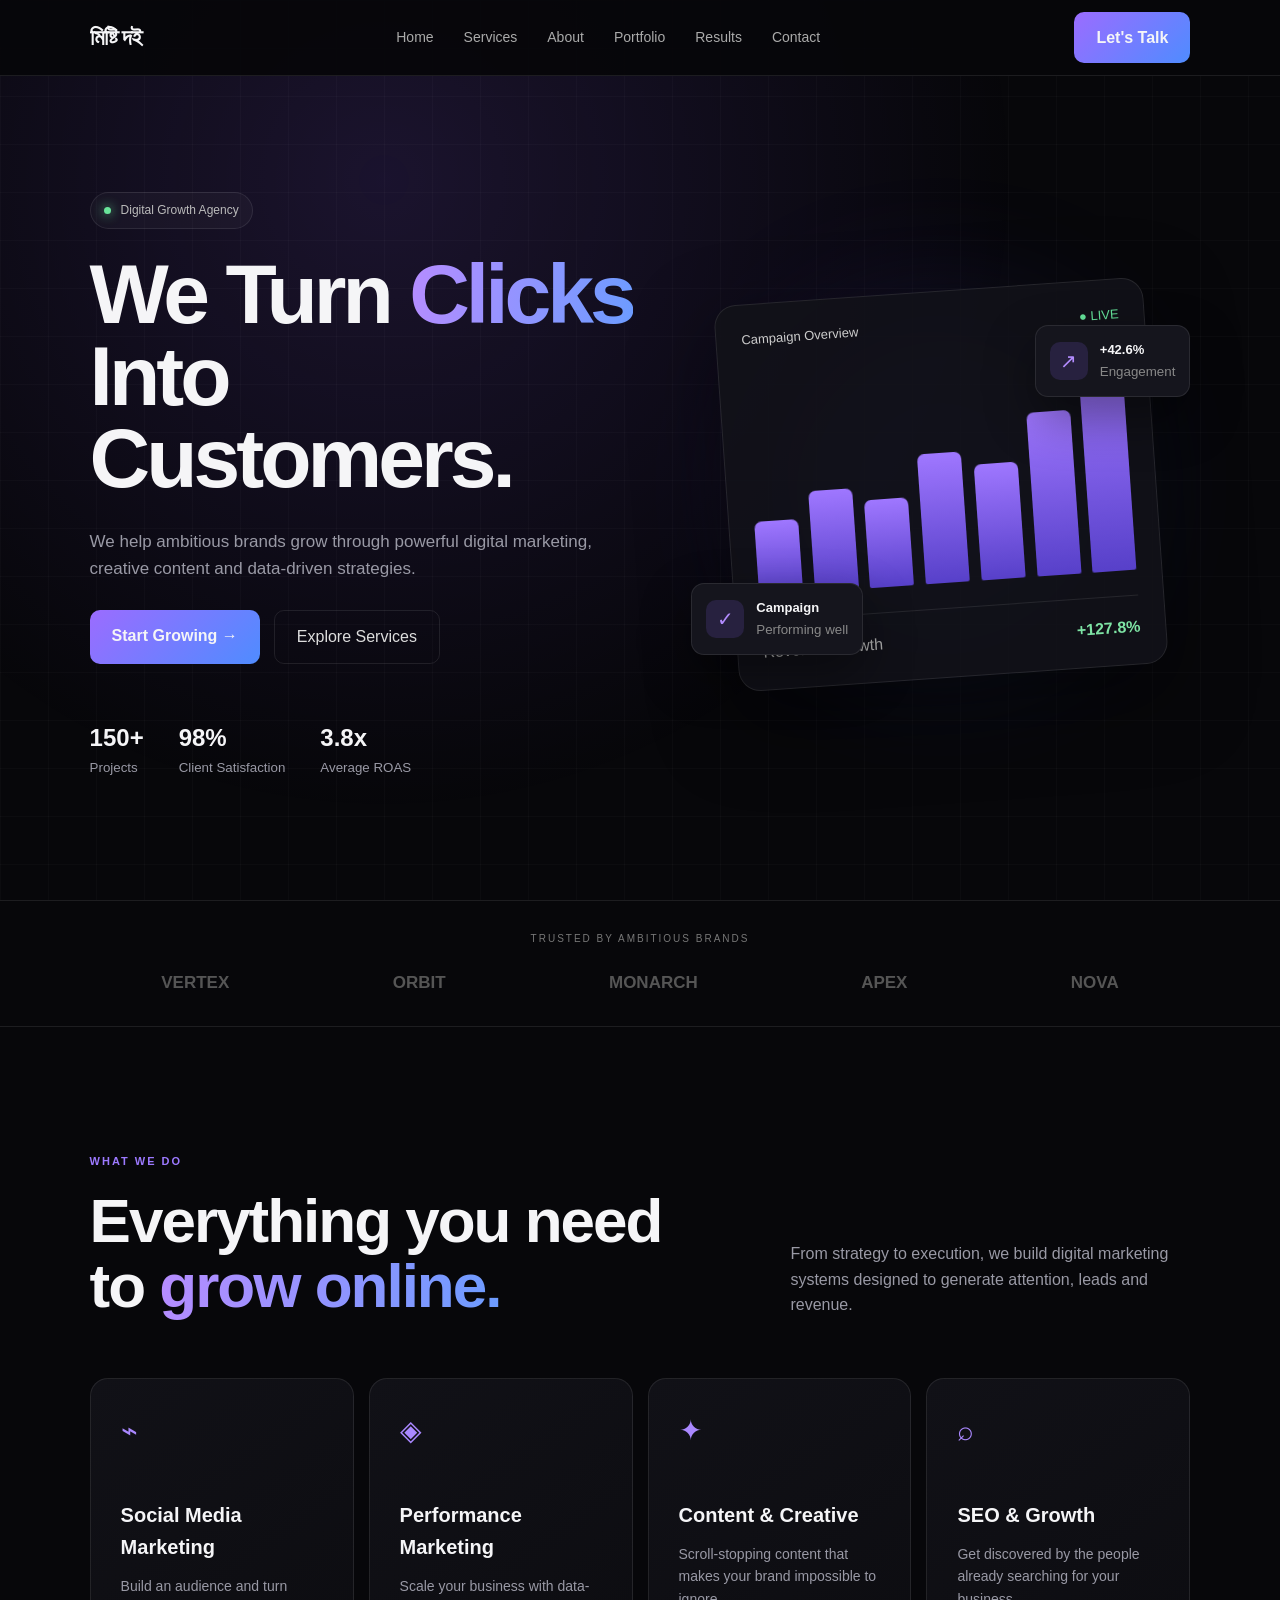
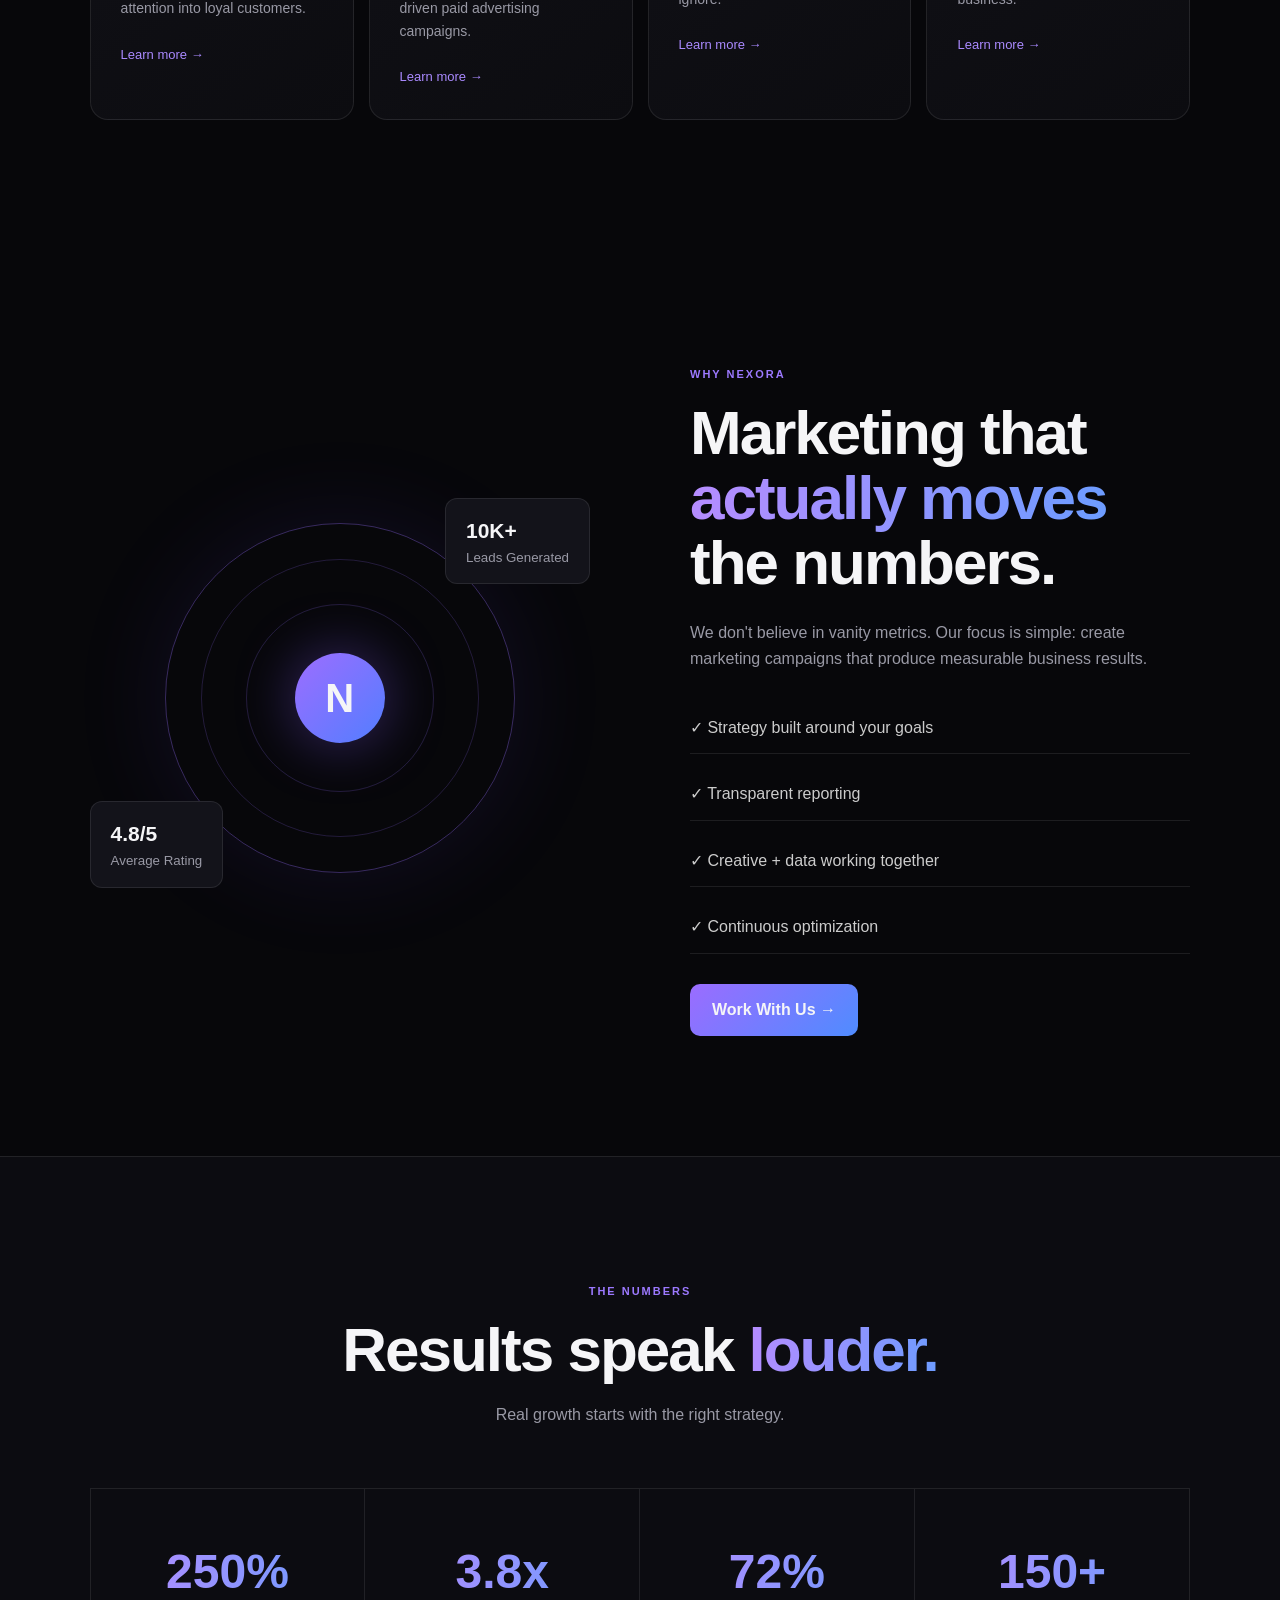
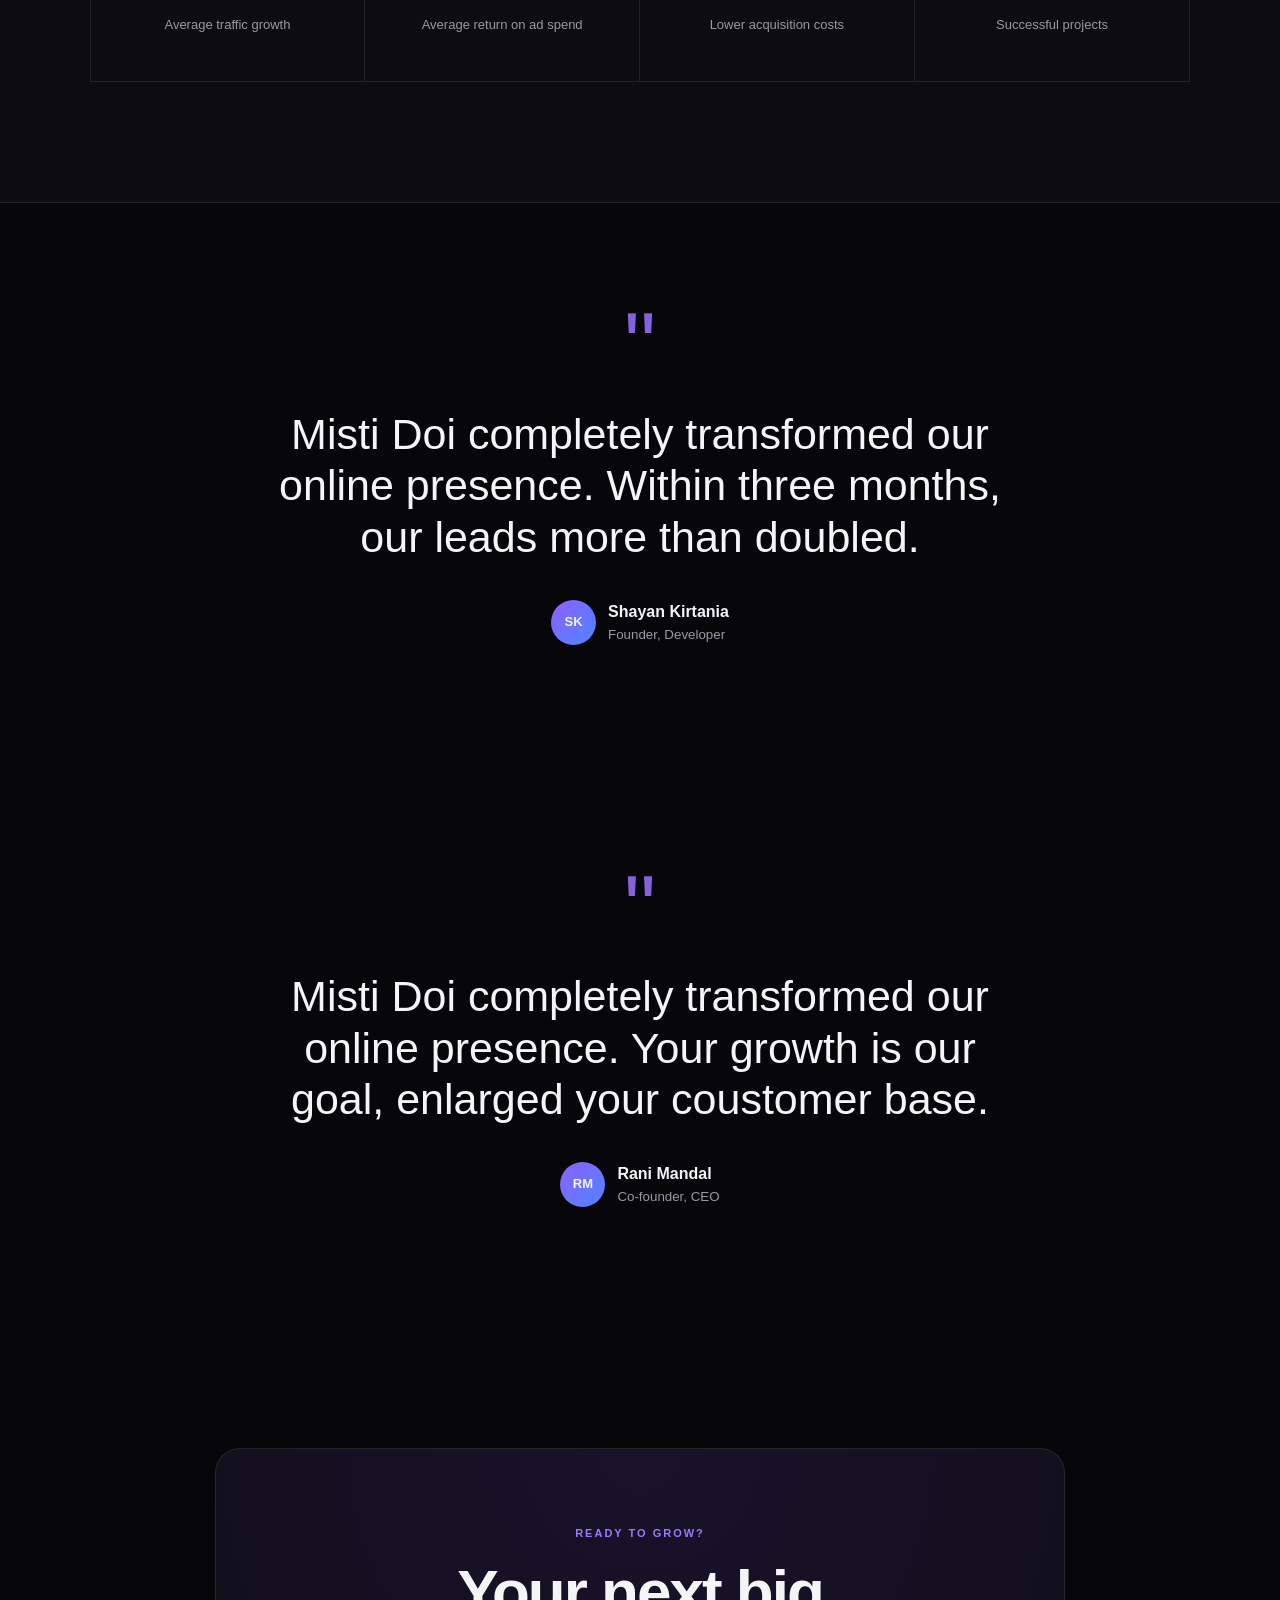
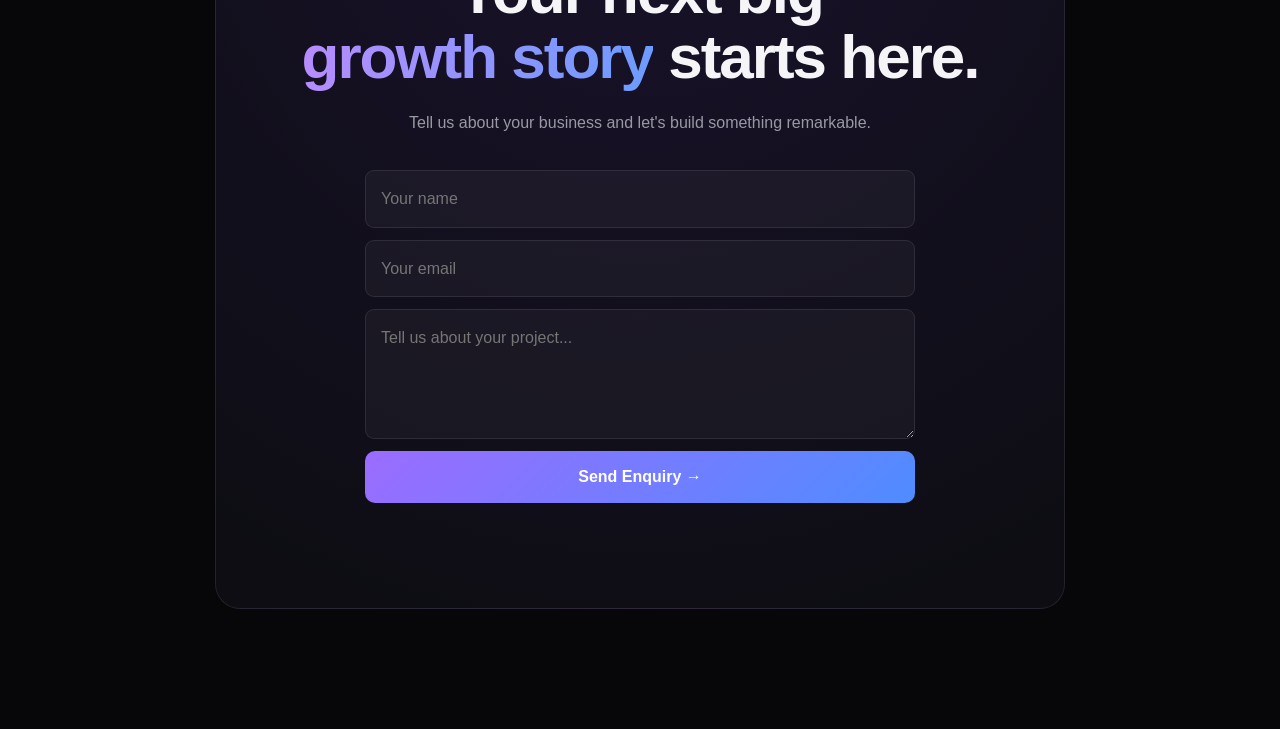
<file: index.html>
<!DOCTYPE html>
<html lang="en">
<head>
    <meta charset="UTF-8">
    <meta name="viewport" content="width=device-width, initial-scale=1.0">
    <meta name="description" content="Nexora Digital - Results-driven digital marketing agency helping brands grow online.">
    <title>Misti Doi ♥</title>
    <link rel="stylesheet" href="style.css">
</head>

<body>

<header class="navbar">
    <a href="#" class="logo">মিষ্টি দই</a>

    <nav id="nav">
        <a href="#home">Home</a>
        <a href="#services">Services</a>
        <a href="about.html">About</a>
        <a href="portfolio.html">Portfolio</a>
        <a href="#results">Results</a>
        <a href="#contact">Contact</a>
    </nav>

    <a href="#contact" class="nav-btn">Let's Talk</a>

    <button class="menu-btn" id="menuBtn">☰</button>
</header>


<main>

<section class="hero" id="home">

    <div class="hero-content">

        <div class="badge">
            <span></span> Digital Growth Agency
        </div>

        <h1>
            We Turn <span>Clicks</span><br>
            Into Customers.
        </h1>

        <p>
            We help ambitious brands grow through powerful digital marketing,
            creative content and data-driven strategies.
        </p>

        <div class="hero-buttons">
            <a href="#contact" class="primary-btn">Start Growing →</a>
            <a href="#services" class="secondary-btn">Explore Services</a>
        </div>

        <div class="trust">
            <div>
                <strong>150+</strong>
                <small>Projects</small>
            </div>

            <div>
                <strong>98%</strong>
                <small>Client Satisfaction</small>
            </div>

            <div>
                <strong>3.8x</strong>
                <small>Average ROAS</small>
            </div>
        </div>

    </div>

    <div class="hero-visual">

        <div class="glow"></div>

        <div class="dashboard">

            <div class="dash-top">
                <span>Campaign Overview</span>
                <span class="live">● LIVE</span>
            </div>

            <div class="chart">
                <div class="bar b1"></div>
                <div class="bar b2"></div>
                <div class="bar b3"></div>
                <div class="bar b4"></div>
                <div class="bar b5"></div>
                <div class="bar b6"></div>
                <div class="bar b7"></div>
            </div>

            <div class="growth">
                <span>Revenue Growth</span>
                <strong>+127.8%</strong>
            </div>

        </div>

        <div class="floating-card card-one">
            <span>↗</span>
            <div>
                <strong>+42.6%</strong>
                <small>Engagement</small>
            </div>
        </div>

        <div class="floating-card card-two">
            <span>✓</span>
            <div>
                <strong>Campaign</strong>
                <small>Performing well</small>
            </div>
        </div>

    </div>

</section>


<section class="brands">
    <p>TRUSTED BY AMBITIOUS BRANDS</p>

    <div class="brand-row">
        <span>VERTEX</span>
        <span>ORBIT</span>
        <span>MONARCH</span>
        <span>APEX</span>
        <span>NOVA</span>
    </div>
</section>


<section class="section" id="services">

    <div class="section-heading">
        <div>
            <span class="eyebrow">WHAT WE DO</span>
            <h2>Everything you need<br>to <span>grow online.</span></h2>
        </div>

        <p>
            From strategy to execution, we build digital marketing systems
            designed to generate attention, leads and revenue.
        </p>
    </div>

    <div class="services-grid">

        <div class="service-card">
            <div class="icon">⌁</div>
            <h3>Social Media Marketing</h3>
            <p>Build an audience and turn attention into loyal customers.</p>
            <a href="#contact">Learn more →</a>
        </div>

        <div class="service-card featured">
            <div class="icon">◈</div>
            <h3>Performance Marketing</h3>
            <p>Scale your business with data-driven paid advertising campaigns.</p>
            <a href="#contact">Learn more →</a>
        </div>

        <div class="service-card">
            <div class="icon">✦</div>
            <h3>Content & Creative</h3>
            <p>Scroll-stopping content that makes your brand impossible to ignore.</p>
            <a href="#contact">Learn more →</a>
        </div>

        <div class="service-card">
            <div class="icon">⌕</div>
            <h3>SEO & Growth</h3>
            <p>Get discovered by the people already searching for your business.</p>
            <a href="#contact">Learn more →</a>
        </div>

    </div>

</section>


<section class="about section" id="about">

    <div class="about-visual">
        <div class="orbit">
            <div class="orbit-center">N</div>
        </div>

        <div class="mini-stat stat-one">
            <strong>10K+</strong>
            <small>Leads Generated</small>
        </div>

        <div class="mini-stat stat-two">
            <strong>4.8/5</strong>
            <small>Average Rating</small>
        </div>
    </div>

    <div class="about-content">
        <span class="eyebrow">WHY NEXORA</span>

        <h2>
            Marketing that<br>
            <span>actually moves</span><br>
            the numbers.
        </h2>

        <p>
            We don't believe in vanity metrics. Our focus is simple:
            create marketing campaigns that produce measurable business results.
        </p>

        <div class="check-list">
            <div>✓ Strategy built around your goals</div>
            <div>✓ Transparent reporting</div>
            <div>✓ Creative + data working together</div>
            <div>✓ Continuous optimization</div>
        </div>

        <a href="#contact" class="primary-btn">Work With Us →</a>
    </div>

</section>


<section class="results section" id="results">

    <div class="section-heading centered">
        <span class="eyebrow">THE NUMBERS</span>
        <h2>Results speak <span>louder.</span></h2>
        <p>Real growth starts with the right strategy.</p>
    </div>

    <div class="results-grid">

        <div>
            <strong>250%</strong>
            <span>Average traffic growth</span>
        </div>

        <div>
            <strong>3.8x</strong>
            <span>Average return on ad spend</span>
        </div>

        <div>
            <strong>72%</strong>
            <span>Lower acquisition costs</span>
        </div>

        <div>
            <strong>150+</strong>
            <span>Successful projects</span>
        </div>

    </div>

</section>


<section class="testimonial section">

    <span class="quote">"</span>

    <blockquote>
        Misti Doi completely transformed our online presence.
        Within three months, our leads more than doubled.
    </blockquote>

    <div class="client">
        <div class="avatar">SK</div>
        <div>
            <strong>Shayan Kirtania</strong>
            <small>Founder, Developer</small>
        </div>
    </div>

</section>

<section class="testimonial section">

    <span class="quote">"</span>

    <blockquote>
        Misti Doi completely transformed our online presence.
        Your growth is our goal, enlarged your coustomer base.
    </blockquote>

    <div class="client">
        <div class="avatar">RM</div>
        <div>
            <strong>Rani Mandal</strong>
            <small>Co-founder, CEO</small>
        </div>
    </div>

</section>


<section class="cta section" id="contact">

    <div class="cta-box">

        <span class="eyebrow">READY TO GROW?</span>

        <h2>
            Your next big<br>
            <span>growth story</span> starts here.
        </h2>

        <p>
            Tell us about your business and let's build something remarkable.
        </p>

        <form id="contactForm" action="https://formspree.io/f/xljejrdw" method="POST">

            <input type="text" name="name" placeholder="Your name" required>

            <input type="email" name="email" placeholder="Your email" required>

            <textarea name="message" placeholder="Tell us about your project..." required></textarea>

            <button type="submit" class="primary-btn">
                Send Enquiry →
            </button>

        </form>

        <p id="formMessage"></p>

    </div>

</section>

</main>

<script src="script.js"></script>
</body>
</html>
</file>
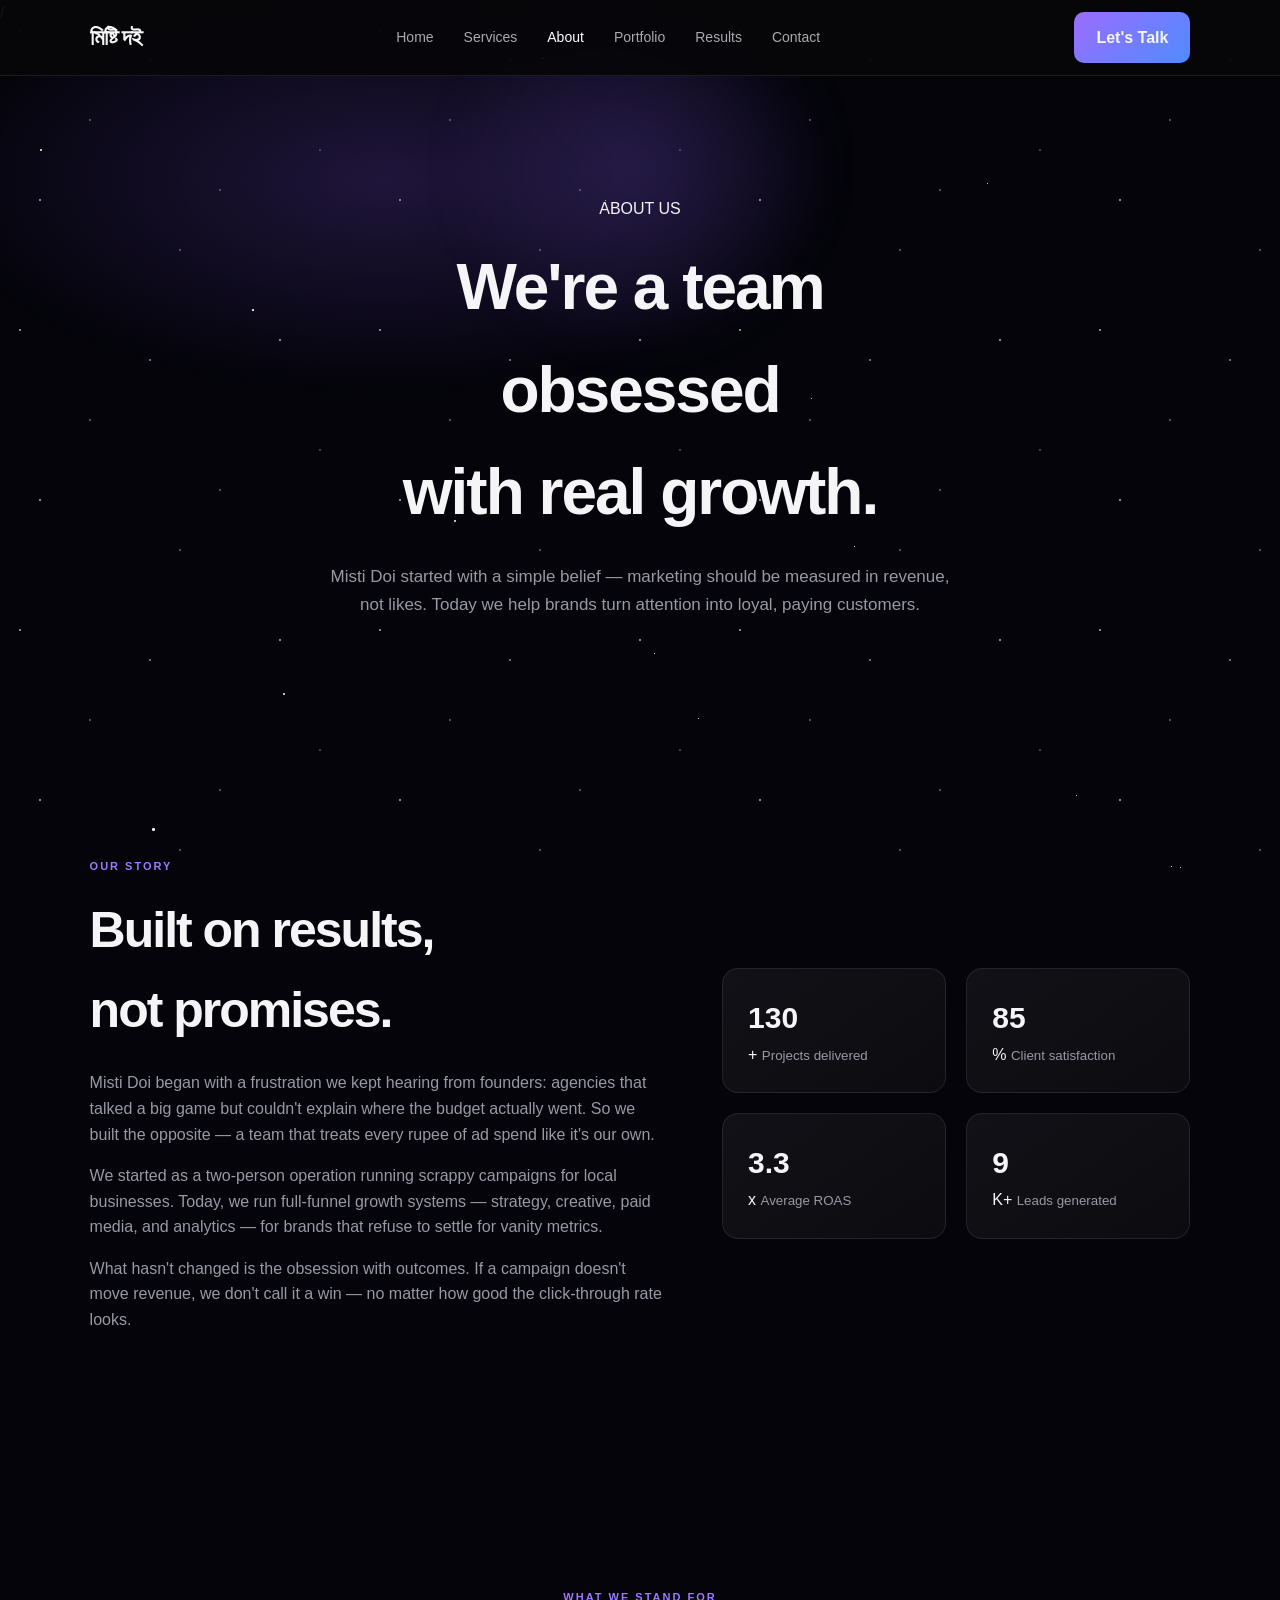
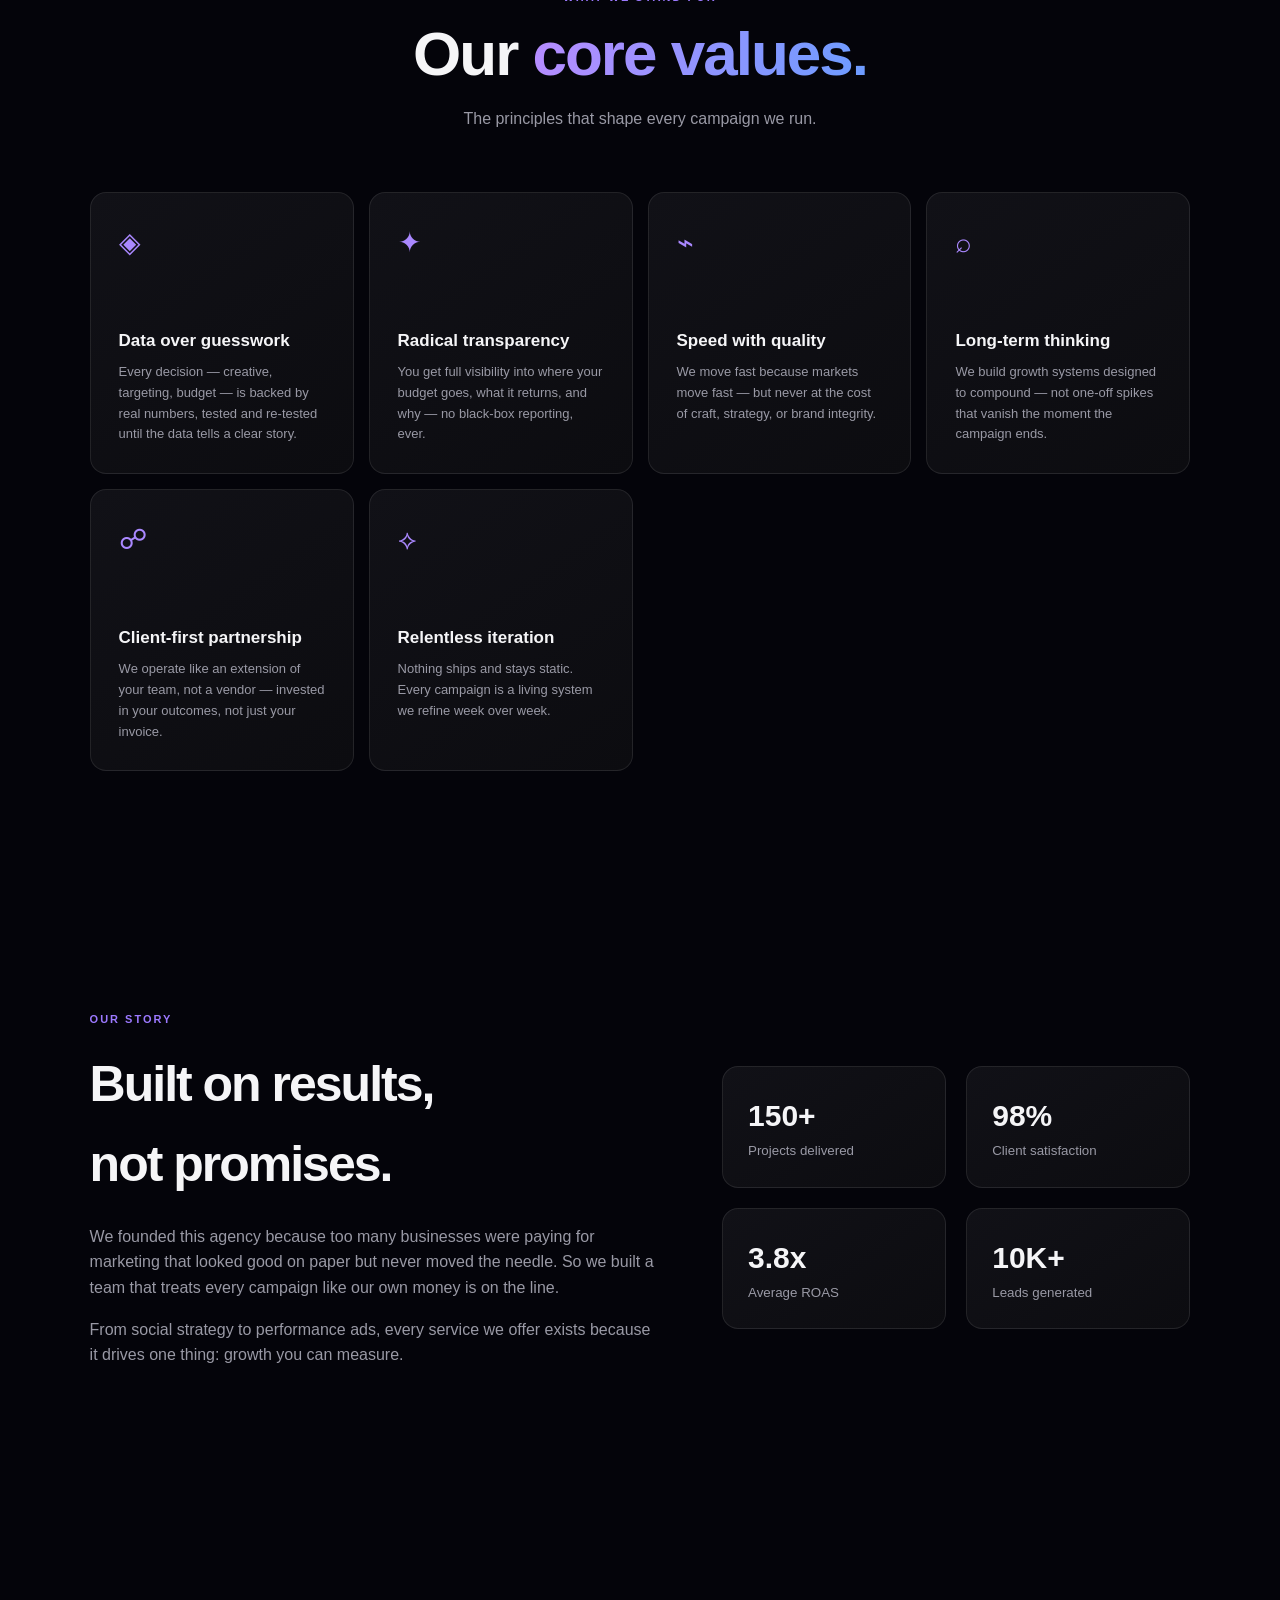
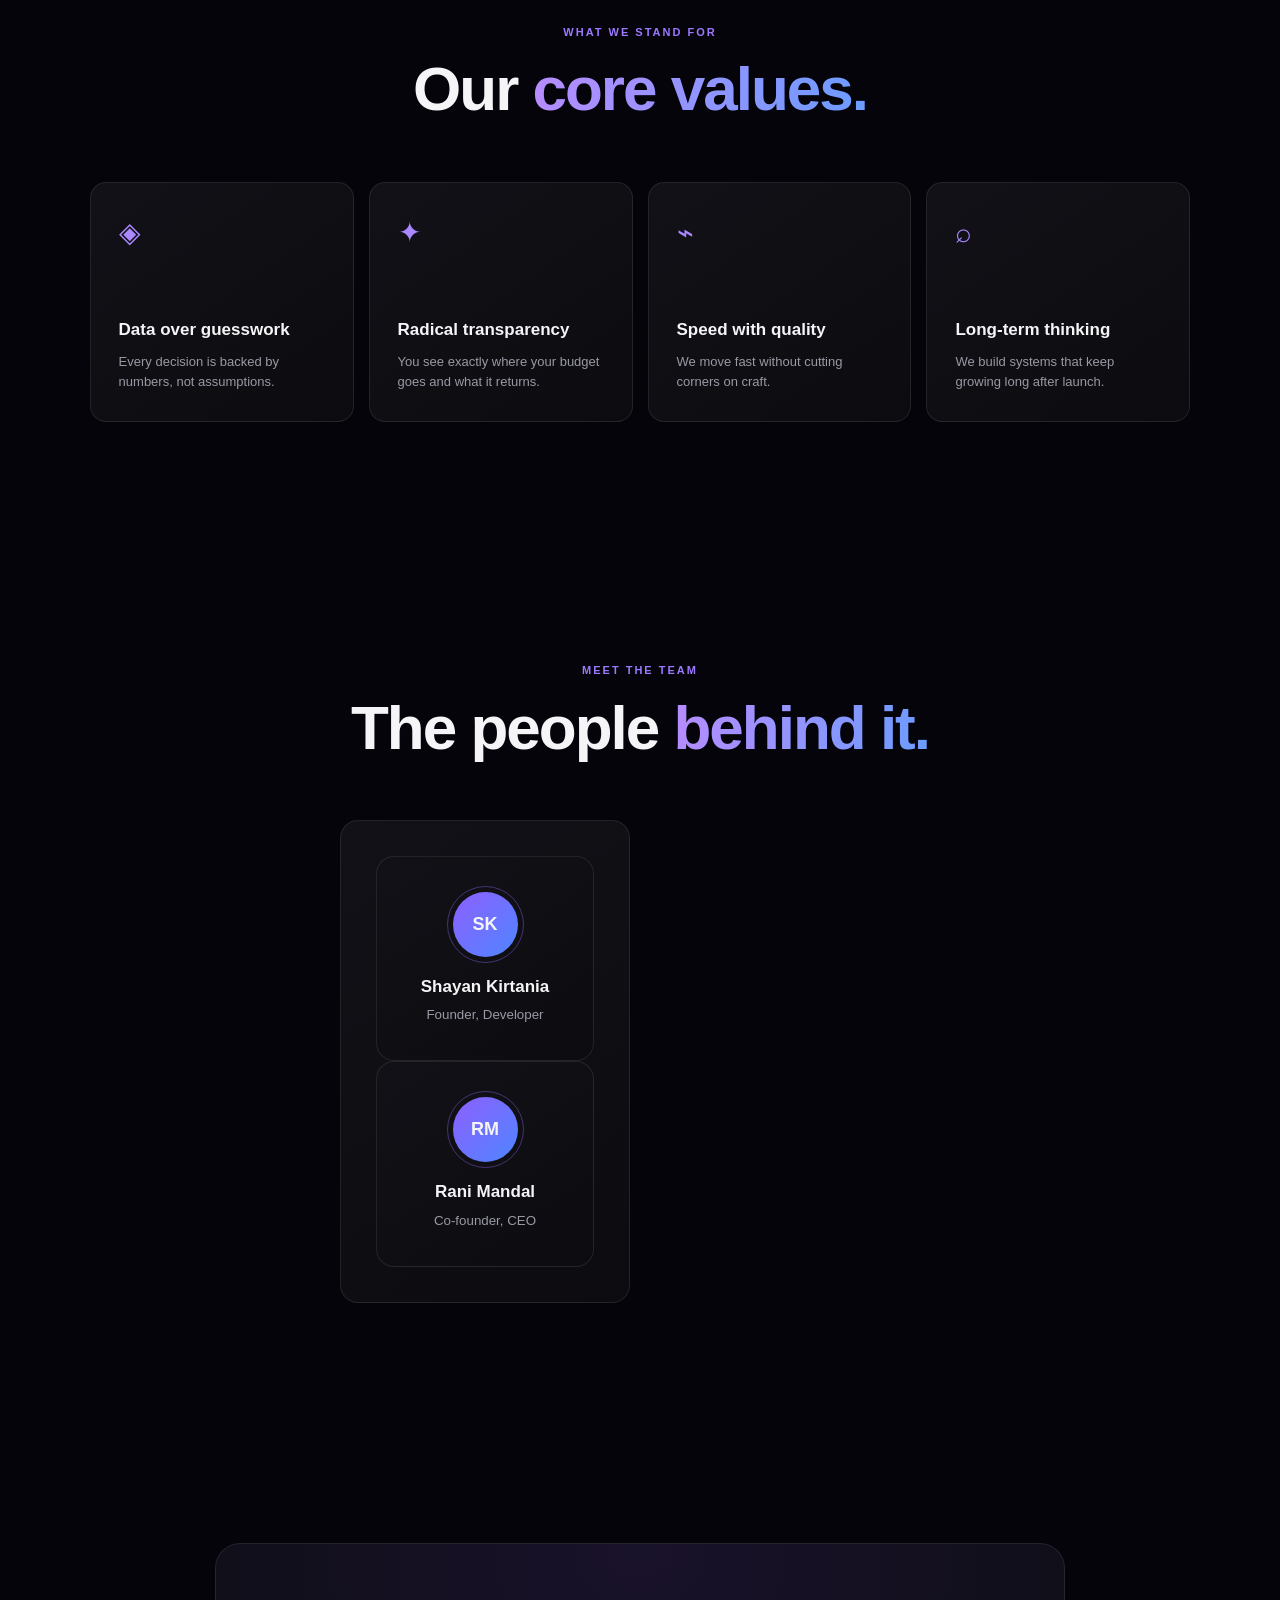
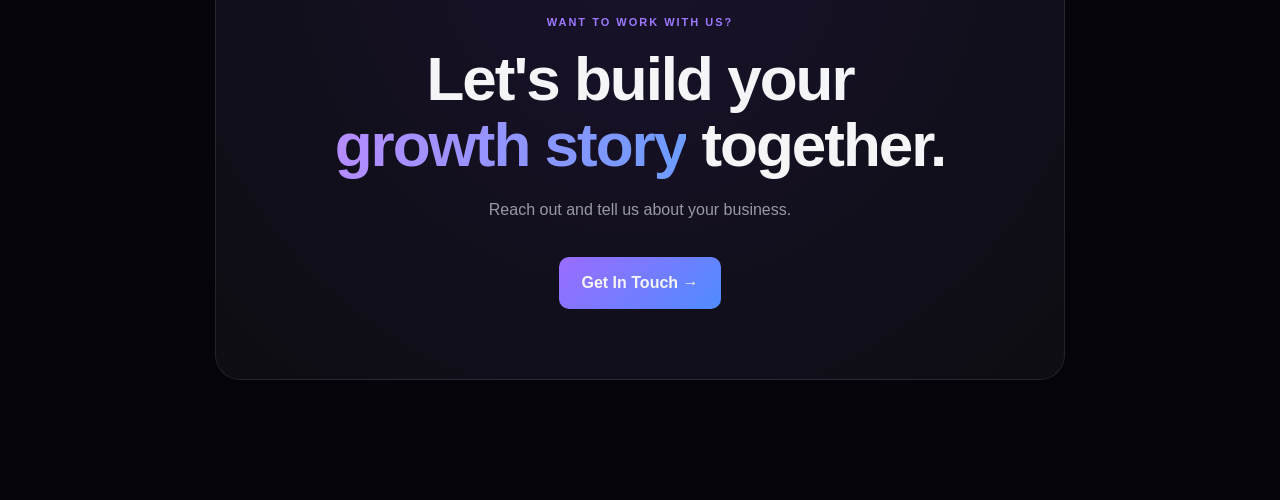
<file: about.html>
/<!DOCTYPE html>
<html lang="en">
<head>
    <meta charset="UTF-8">
    <meta name="viewport" content="width=device-width, initial-scale=1.0">
    <meta name="description" content="About Misti Doi - our story, mission and the team behind your growth.">
    <title>About Us — Misti Doi</title>
    <link rel="stylesheet" href="style.css">
</head>

<body class="galaxy">

<header class="navbar">
    <a href="index.html" class="logo">মিষ্টি দই</a>

    <nav id="nav">
        <a href="index.html#home">Home</a>
        <a href="index.html#services">Services</a>
        <a href="about.html" class="active-link">About</a>
        <a href="portfolio.html">Portfolio</a>
        <a href="index.html#results">Results</a>
        <a href="index.html#contact">Contact</a>
    </nav>

    <a href="index.html#contact" class="nav-btn">Let's Talk</a>

    <button class="menu-btn" id="menuBtn">☰</button>
</header>


<main>

<section class="about-hero section"
    <span class="eyebrow">ABOUT US</span>
    <h1>
        We're a team obsessed<br>
        with <span>real growth.</span>
    </h1>
    <p>
        Misti Doi started with a simple belief — marketing should be measured
        in revenue, not likes. Today we help brands turn attention into
        loyal, paying customers.
    </p>
</section>
 
<section class="story section">
    <div class="story-content reveal">
        <span class="eyebrow">OUR STORY</span>
        <h2>Built on results,<br><span>not promises.</span></h2>
        <p>
            Misti Doi began with a frustration we kept hearing from founders:
            agencies that talked a big game but couldn't explain where the
            budget actually went. So we built the opposite — a team that
            treats every rupee of ad spend like it's our own.
        </p>
        <p>
            We started as a two-person operation running scrappy campaigns
            for local businesses. Today, we run full-funnel growth systems —
            strategy, creative, paid media, and analytics — for brands that
            refuse to settle for vanity metrics.
        </p>
        <p>
            What hasn't changed is the obsession with outcomes. If a
            campaign doesn't move revenue, we don't call it a win — no
            matter how good the click-through rate looks.
        </p>
    </div>

    <div class="story-stats">
        <div class="reveal" style="--d:0s">
            <strong class="counter" data-target="150">0</strong><span>+</span>
            <small>Projects delivered</small>
        </div>
        <div class="reveal" style="--d:.1s">
            <strong class="counter" data-target="98">0</strong><span>%</span>
            <small>Client satisfaction</small>
        </div>
        <div class="reveal" style="--d:.2s">
            <strong class="counter" data-target="3.8" data-decimal="1">0</strong><span>x</span>
            <small>Average ROAS</small>
        </div>
        <div class="reveal" style="--d:.3s">
            <strong class="counter" data-target="10">0</strong><span>K+</span>
            <small>Leads generated</small>
        </div>
    </div>
</section>


<section class="values section">
    <div class="section-heading centered reveal">
        <span class="eyebrow">WHAT WE STAND FOR</span>
        <h2>Our <span>core values.</span></h2>
        <p>The principles that shape every campaign we run.</p>
    </div>

    <div class="values-grid">

        <div class="value-card reveal" style="--d:0s">
            <div class="icon">◈</div>
            <h3>Data over guesswork</h3>
            <p>Every decision — creative, targeting, budget — is backed by real numbers, tested and re-tested until the data tells a clear story.</p>
        </div>

        <div class="value-card reveal" style="--d:.1s">
            <div class="icon">✦</div>
            <h3>Radical transparency</h3>
            <p>You get full visibility into where your budget goes, what it returns, and why — no black-box reporting, ever.</p>
        </div>

        <div class="value-card reveal" style="--d:.2s">
            <div class="icon">⌁</div>
            <h3>Speed with quality</h3>
            <p>We move fast because markets move fast — but never at the cost of craft, strategy, or brand integrity.</p>
        </div>

        <div class="value-card reveal" style="--d:.3s">
            <div class="icon">⌕</div>
            <h3>Long-term thinking</h3>
            <p>We build growth systems designed to compound — not one-off spikes that vanish the moment the campaign ends.</p>
        </div>

        <div class="value-card reveal" style="--d:.4s">
            <div class="icon">☍</div>
            <h3>Client-first partnership</h3>
            <p>We operate like an extension of your team, not a vendor — invested in your outcomes, not just your invoice.</p>
        </div>

        <div class="value-card reveal" style="--d:.5s">
            <div class="icon">⟡</div>
            <h3>Relentless iteration</h3>
            <p>Nothing ships and stays static. Every campaign is a living system we refine week over week.</p>
        </div>

    </div>
</section>

<section class="story section">
    <div class="story-content">
        <span class="eyebrow">OUR STORY</span>
        <h2>Built on results,<br><span>not promises.</span></h2>
        <p>
            We founded this agency because too many businesses were paying
            for marketing that looked good on paper but never moved the
            needle. So we built a team that treats every campaign like our
            own money is on the line.
        </p>
        <p>
            From social strategy to performance ads, every service we offer
            exists because it drives one thing: growth you can measure.
        </p>
    </div>

    <div class="story-stats">
        <div>
            <strong>150+</strong>
            <small>Projects delivered</small>
        </div>
        <div>
            <strong>98%</strong>
            <small>Client satisfaction</small>
        </div>
        <div>
            <strong>3.8x</strong>
            <small>Average ROAS</small>
        </div>
        <div>
            <strong>10K+</strong>
            <small>Leads generated</small>
        </div>
    </div>
</section>


<section class="values section">
    <div class="section-heading centered">
        <span class="eyebrow">WHAT WE STAND FOR</span>
        <h2>Our <span>core values.</span></h2>
    </div>

    <div class="values-grid">

        <div class="value-card">
            <div class="icon">◈</div>
            <h3>Data over guesswork</h3>
            <p>Every decision is backed by numbers, not assumptions.</p>
        </div>

        <div class="value-card">
            <div class="icon">✦</div>
            <h3>Radical transparency</h3>
            <p>You see exactly where your budget goes and what it returns.</p>
        </div>

        <div class="value-card">
            <div class="icon">⌁</div>
            <h3>Speed with quality</h3>
            <p>We move fast without cutting corners on craft.</p>
        </div>

        <div class="value-card">
            <div class="icon">⌕</div>
            <h3>Long-term thinking</h3>
            <p>We build systems that keep growing long after launch.</p>
        </div>

    </div>
</section>


<section class="team section">
    <div class="section-heading centered">
        <span class="eyebrow">MEET THE TEAM</span>
        <h2>The people <span>behind it.</span></h2>
    </div>

    <div class="team-grid">
       <div class="team-card reveal">
        <div class="team-card">
            <div class="team-avatar">SK</div>
            <h3>Shayan Kirtania</h3>
            <small>Founder, Developer</small>
        </div>

        <div class="team-card">
            <div class="team-avatar">RM</div>
            <h3>Rani Mandal</h3>
            <small>Co-founder, CEO</small>
        </div>

    </div>
</section>


<section class="cta section" id="contact">
    <div class="cta-box">
        <span class="eyebrow">WANT TO WORK WITH US?</span>
        <h2>
            Let's build your<br>
            <span>growth story</span> together.
        </h2>
        <p>Reach out and tell us about your business.</p>
        <a href="index.html#contact" class="primary-btn">Get In Touch →</a>
    </div>
</section>

</main>

<script>
// Twinkling stars
for (let i = 0; i < 15; i++) {
    const star = document.createElement("div");
    star.className = "twinkle";
    const size = Math.random() * 2 + 1;
    star.style.width = size + "px";
    star.style.height = size + "px";
    star.style.top = Math.random() * 100 + "vh";
    star.style.left = Math.random() * 100 + "vw";
    star.style.animationDuration = (2 + Math.random() * 3) + "s";
    star.style.animationDelay = (Math.random() * 3) + "s";
    document.body.appendChild(star);
}

// Occasional shooting stars
function launchShootingStar() {
    const star = document.createElement("div");
    star.className = "shooting-star";
    star.style.top = Math.random() * 40 + "vh";
    star.style.left = Math.random() * 60 + "vw";
    document.body.appendChild(star);
    setTimeout(() => star.remove(), 2600);
}
setInterval(launchShootingStar, 7000);
</script>

<script src="script.js"></script>
</body>
</html>
<script src="script.js"></script>
</body>
</html>
</file>
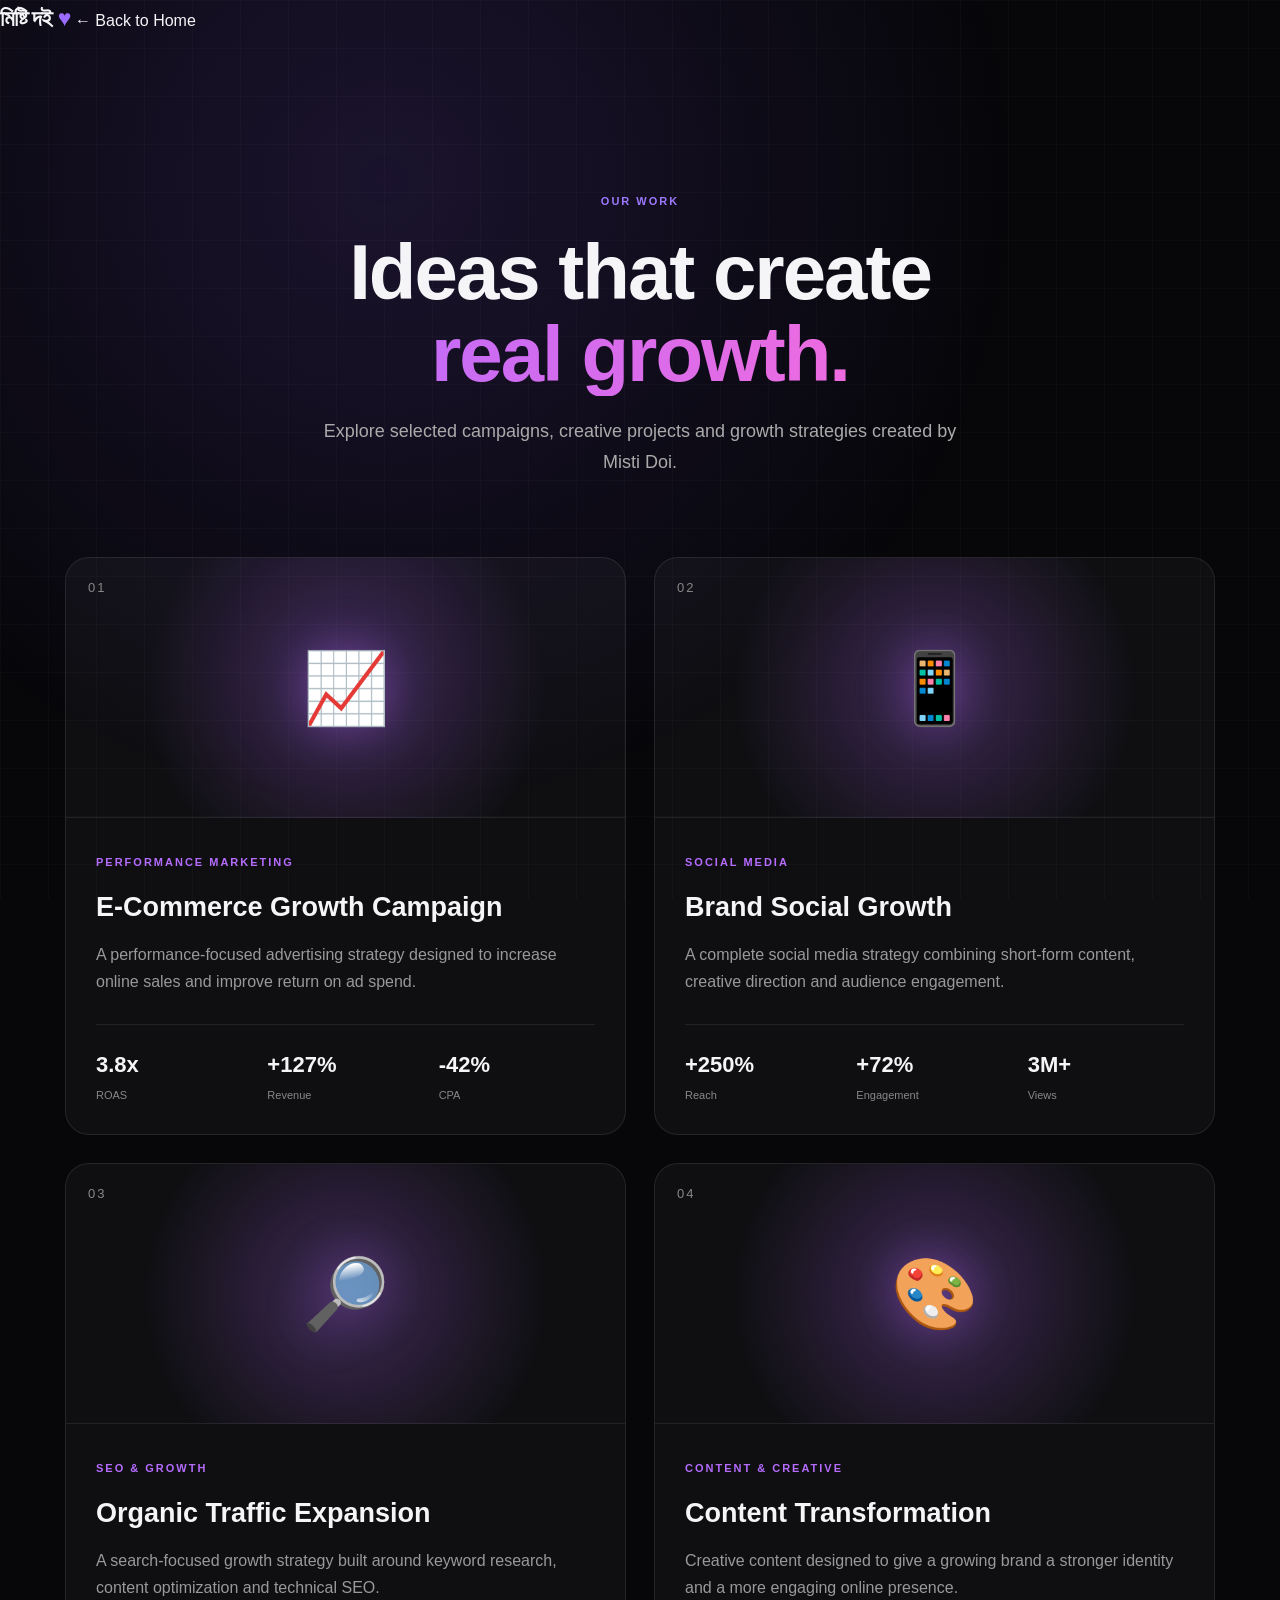
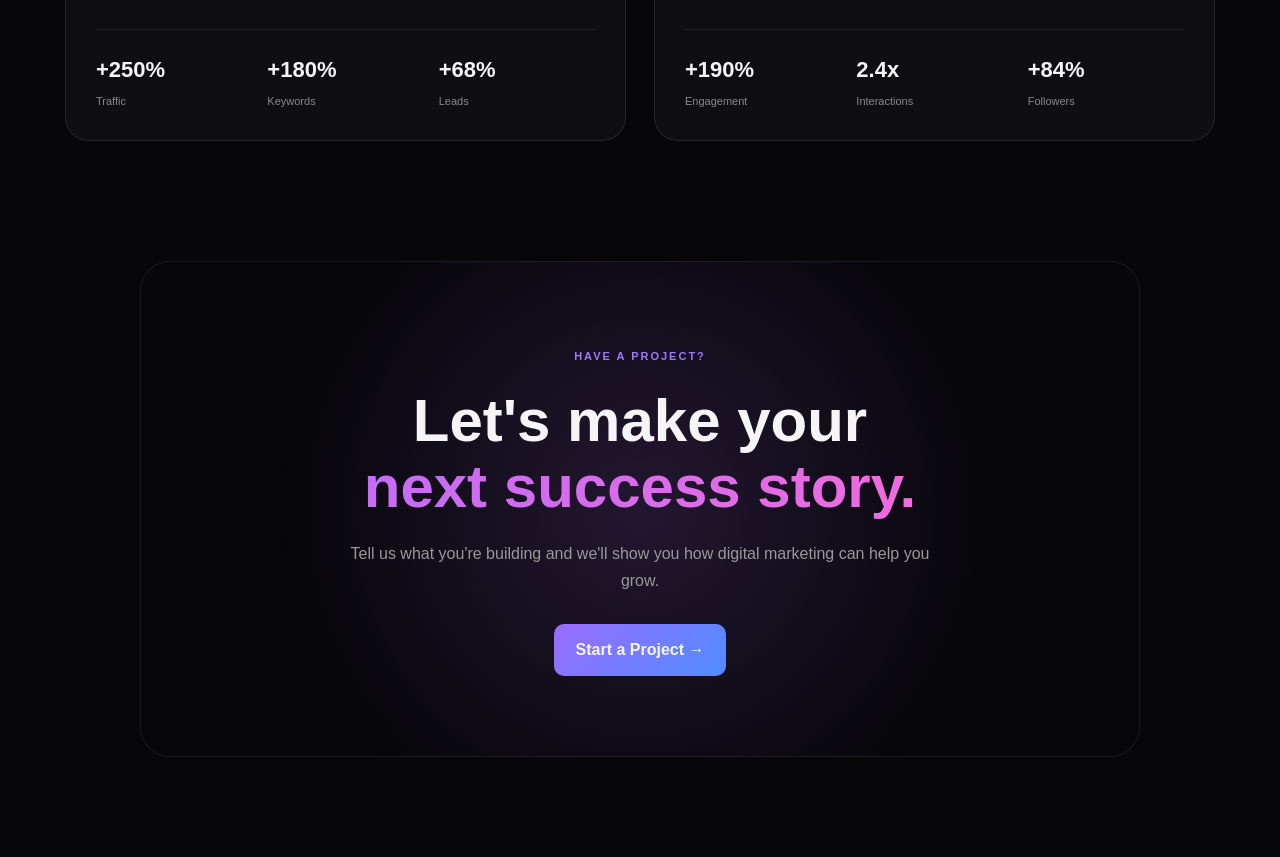
<file: portfolio-backup.html>
<!DOCTYPE html>
<html lang="en">
<head>
    <meta charset="UTF-8">
    <meta name="viewport" content="width=device-width, initial-scale=1.0">

    <title>Portfolio | Misti Doi</title>

    <meta name="description"
          content="Explore Misti Doi's digital marketing campaigns, creative projects and growth case studies.">

    <link rel="stylesheet" href="style.css">
</head>

<body>

<header class="site-header">
    <a href="index.html" class="logo">মিষ্টি দই <span>♥</span></a>

    <a href="index.html" class="back-link">
        ← Back to Home
    </a>
</header>


<main>

<section class="portfolio-hero">

    <span class="eyebrow">OUR WORK</span>

    <h1>
        Ideas that create
        <span>real growth.</span>
    </h1>

    <p>
        Explore selected campaigns, creative projects and
        growth strategies created by Misti Doi.
    </p>

</section>


<section class="portfolio-grid">

    <!-- CASE STUDY 1 -->

    <article class="portfolio-card">

        <div class="portfolio-image">
            <div class="project-number">01</div>

            <div class="project-icon">📈</div>
        </div>

        <div class="portfolio-content">

            <span class="project-category">
                PERFORMANCE MARKETING
            </span>

            <h2>
                E-Commerce Growth Campaign
            </h2>

            <p>
                A performance-focused advertising strategy designed
                to increase online sales and improve return on ad spend.
            </p>

            <div class="project-results">

                <div>
                    <strong>3.8x</strong>
                    <small>ROAS</small>
                </div>

                <div>
                    <strong>+127%</strong>
                    <small>Revenue</small>
                </div>

                <div>
                    <strong>-42%</strong>
                    <small>CPA</small>
                </div>

            </div>

        </div>

    </article>


    <!-- CASE STUDY 2 -->

    <article class="portfolio-card">

        <div class="portfolio-image">
            <div class="project-number">02</div>

            <div class="project-icon">📱</div>
        </div>

        <div class="portfolio-content">

            <span class="project-category">
                SOCIAL MEDIA
            </span>

            <h2>
                Brand Social Growth
            </h2>

            <p>
                A complete social media strategy combining short-form
                content, creative direction and audience engagement.
            </p>

            <div class="project-results">

                <div>
                    <strong>+250%</strong>
                    <small>Reach</small>
                </div>

                <div>
                    <strong>+72%</strong>
                    <small>Engagement</small>
                </div>

                <div>
                    <strong>3M+</strong>
                    <small>Views</small>
                </div>

            </div>

        </div>

    </article>


    <!-- CASE STUDY 3 -->

    <article class="portfolio-card">

        <div class="portfolio-image">
            <div class="project-number">03</div>

            <div class="project-icon">🔎</div>
        </div>

        <div class="portfolio-content">

            <span class="project-category">
                SEO & GROWTH
            </span>

            <h2>
                Organic Traffic Expansion
            </h2>

            <p>
                A search-focused growth strategy built around keyword
                research, content optimization and technical SEO.
            </p>

            <div class="project-results">

                <div>
                    <strong>+250%</strong>
                    <small>Traffic</small>
                </div>

                <div>
                    <strong>+180%</strong>
                    <small>Keywords</small>
                </div>

                <div>
                    <strong>+68%</strong>
                    <small>Leads</small>
                </div>

            </div>

        </div>

    </article>


    <!-- CASE STUDY 4 -->

    <article class="portfolio-card">

        <div class="portfolio-image">
            <div class="project-number">04</div>

            <div class="project-icon">🎨</div>
        </div>

        <div class="portfolio-content">

            <span class="project-category">
                CONTENT & CREATIVE
            </span>

            <h2>
                Content Transformation
            </h2>

            <p>
                Creative content designed to give a growing brand
                a stronger identity and a more engaging online presence.
            </p>

            <div class="project-results">

                <div>
                    <strong>+190%</strong>
                    <small>Engagement</small>
                </div>

                <div>
                    <strong>2.4x</strong>
                    <small>Interactions</small>
                </div>

                <div>
                    <strong>+84%</strong>
                    <small>Followers</small>
                </div>

            </div>

        </div>

    </article>

</section>


<section class="portfolio-cta">

    <span class="eyebrow">HAVE A PROJECT?</span>

    <h2>
        Let's make your
        <span>next success story.</span>
    </h2>

    <p>
        Tell us what you're building and we'll show you
        how digital marketing can help you grow.
    </p>

    <a href="index.html#contact" class="primary-btn">
        Start a Project →
    </a>

</section>

</main>


<script src="script.js"></script>

</body>
</html>
</file>
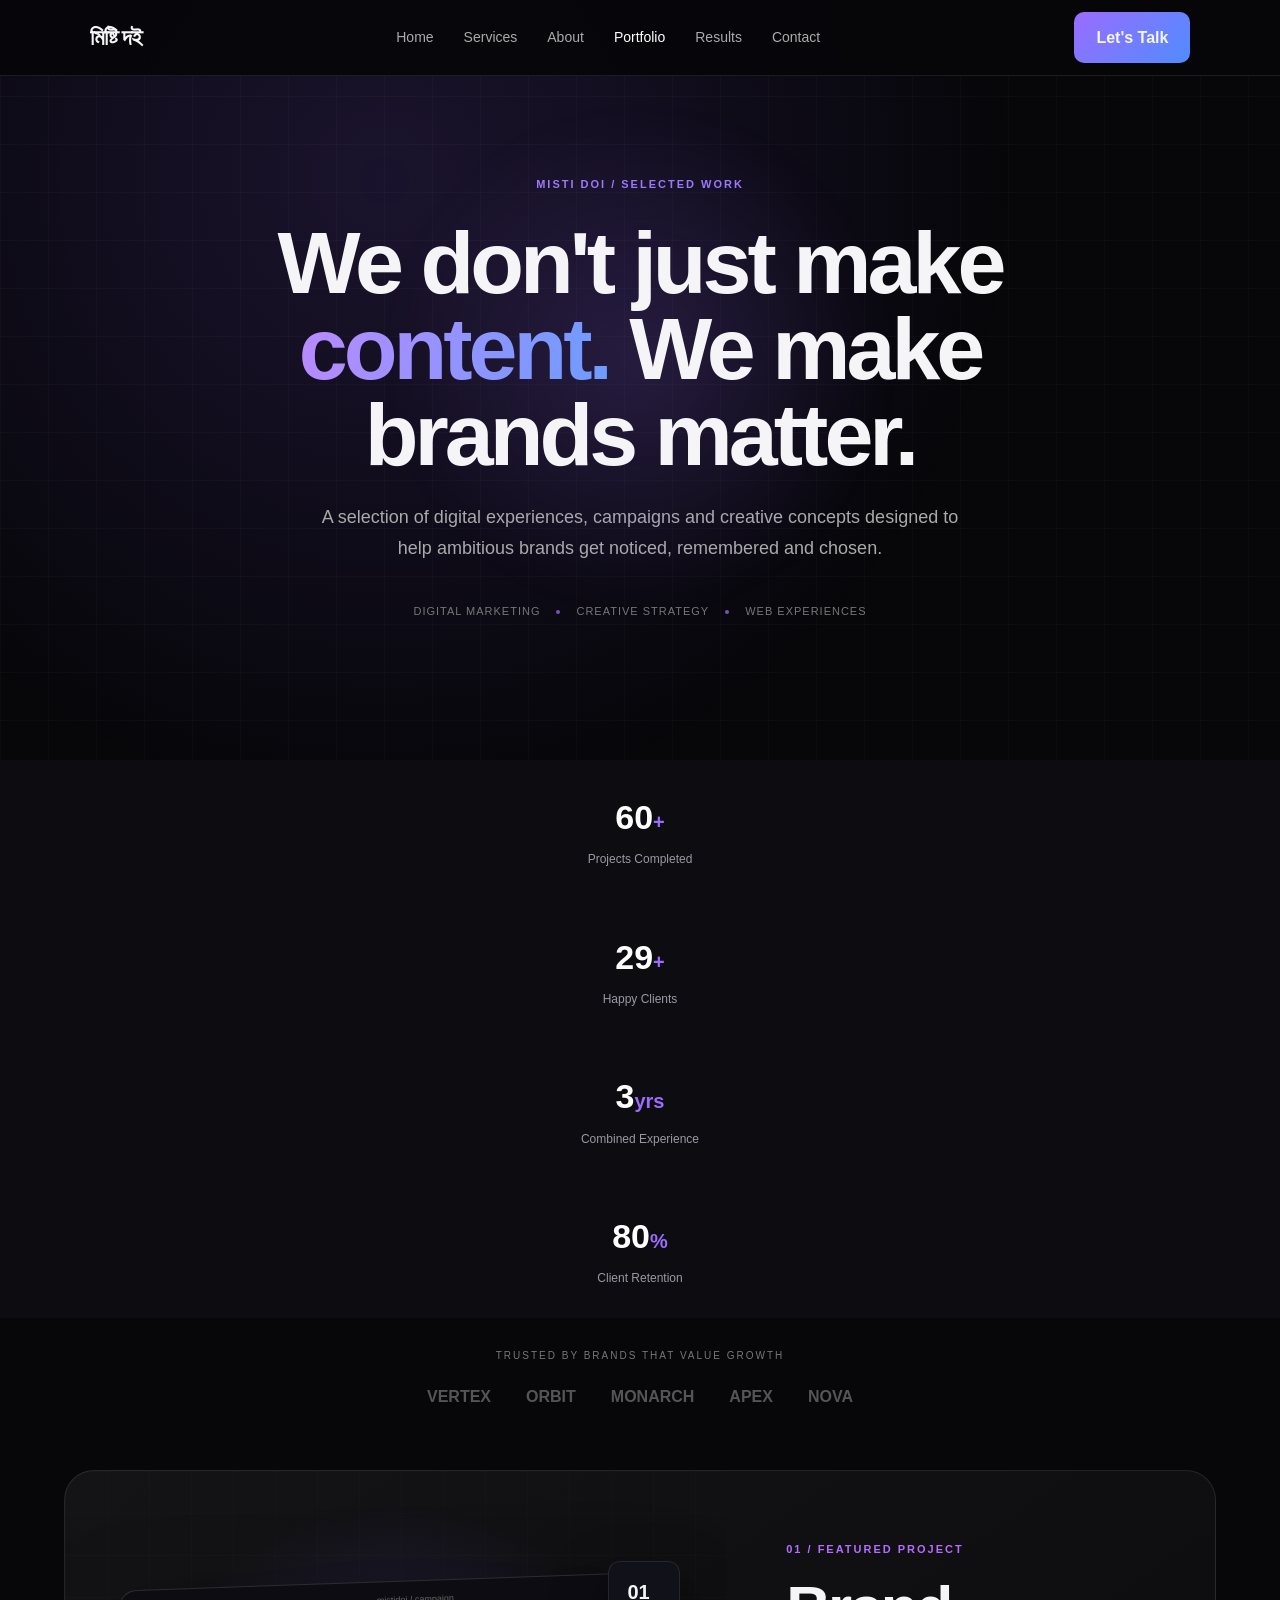
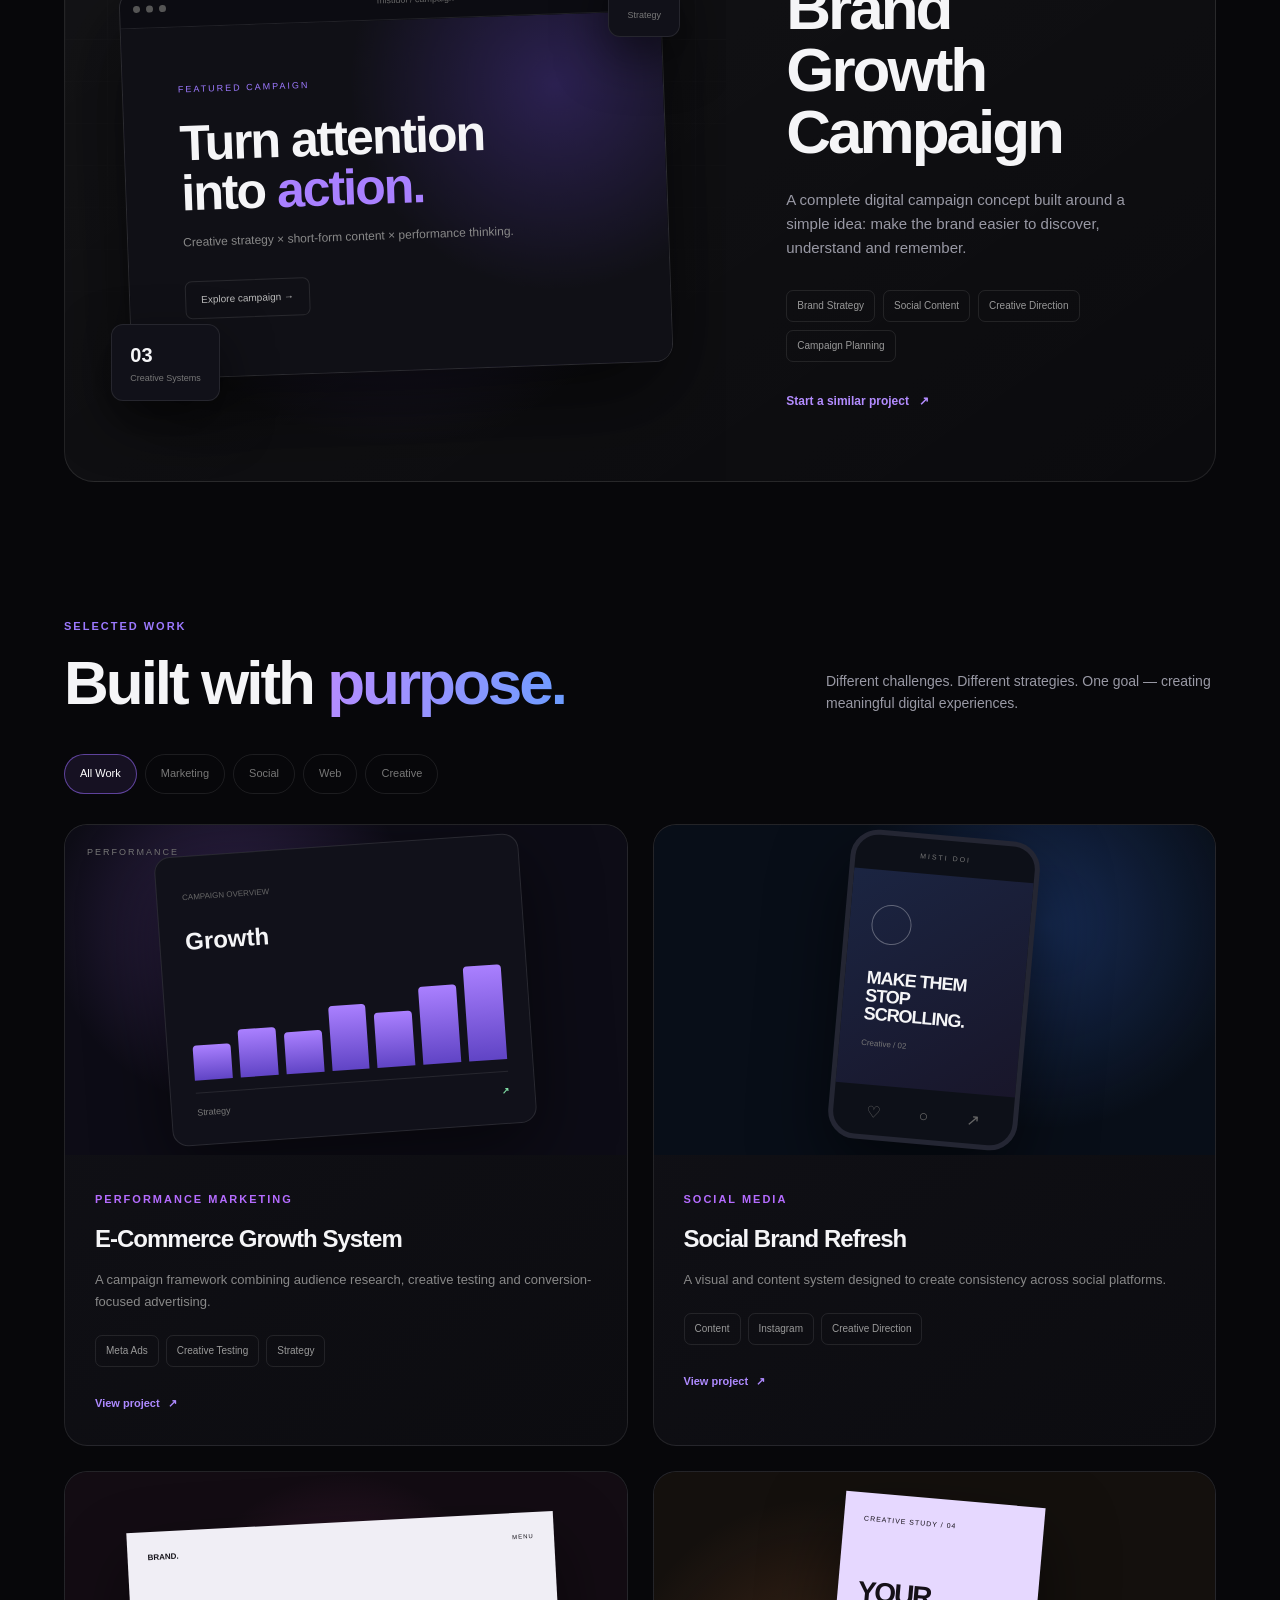
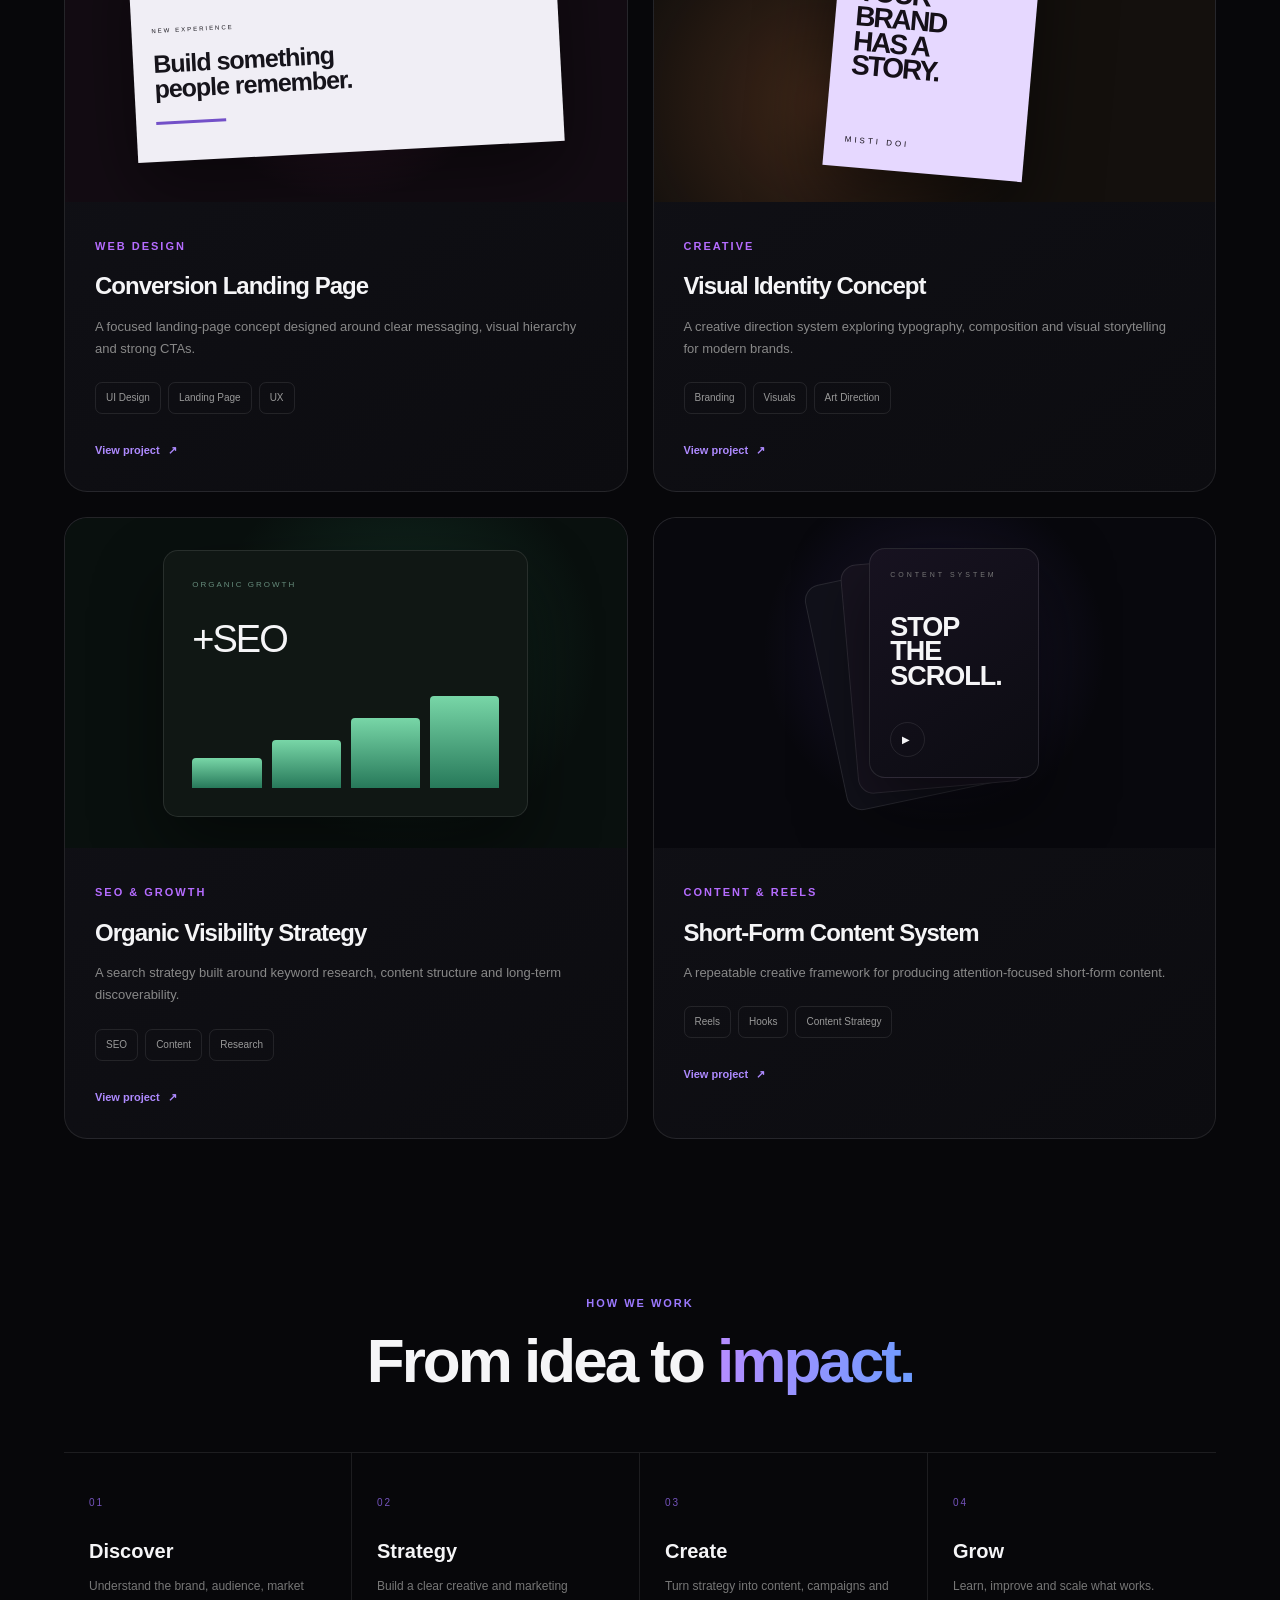
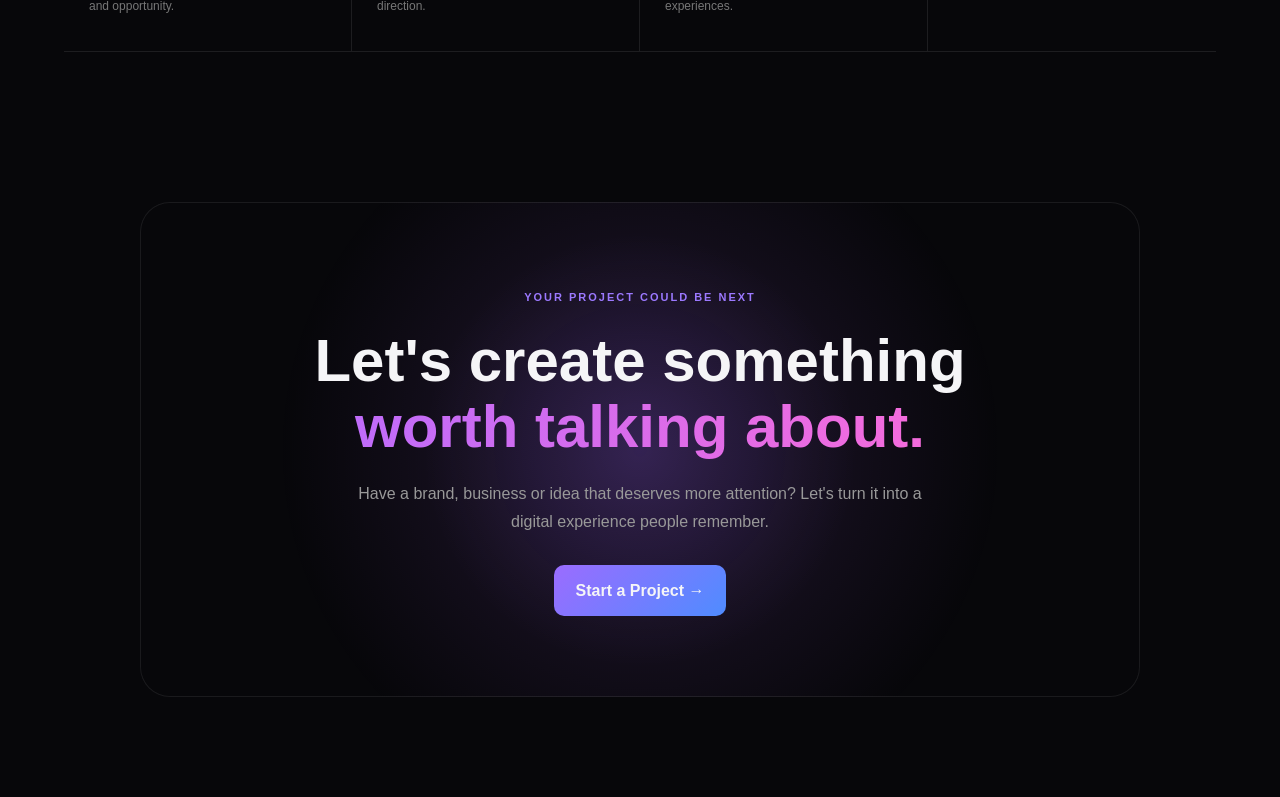
<file: portfolio.html>
<!DOCTYPE html>
<html lang="en">
<head>
    <meta charset="UTF-8">
    <meta name="viewport" content="width=device-width, initial-scale=1.0">
    <title>Portfolio | Misti Doi</title>
    <meta name="description" content="Explore Misti Doi's selected digital marketing, social media, web and creative projects.">
    <link rel="stylesheet" href="style.css">
</head>

<body>

<header class="navbar">
    <a href="index.html" class="logo">মিষ্টি দই</a>

    <nav id="nav">
        <a href="index.html#home">Home</a>
        <a href="index.html#services">Services</a>
        <a href="about.html">About</a>
        <a href="portfolio.html" class="active-link">Portfolio</a>
        <a href="index.html#results">Results</a>
        <a href="index.html#contact">Contact</a>
    </nav>

    <a href="index.html#contact" class="nav-btn">Let's Talk</a>

    <button class="menu-btn" id="menuBtn">☰</button>
</header>

<main>

<!-- HERO -->
<section class="portfolio-hero premium-portfolio-hero">
    <div class="portfolio-hero-orb"></div>
    <span class="eyebrow">MISTI DOI / SELECTED WORK</span>
    <h1>We don't just make <span>content.</span> We make brands matter.</h1>
    <p>A selection of digital experiences, campaigns and creative concepts designed to help ambitious brands get noticed, remembered and chosen.</p>
    <div class="portfolio-hero-meta">
        <span>Digital Marketing</span><i></i>
        <span>Creative Strategy</span><i></i>
        <span>Web Experiences</span>
    </div>
</section>

<!-- STATS BAR -->
<section class="portfolio-stats reveal">
    <div><strong class="counter" data-target="60">0</strong><span>+</span><small>Projects Completed</small></div>
    <div><strong class="counter" data-target="35">0</strong><span>+</span><small>Happy Clients</small></div>
    <div><strong class="counter" data-target="4">0</strong><span>yrs</span><small>Combined Experience</small></div>
    <div><strong class="counter" data-target="98">0</strong><span>%</span><small>Client Retention</small></div>
</section>

<!-- TRUST STRIP -->
<section class="trust-strip reveal">
    <p>TRUSTED BY BRANDS THAT VALUE GROWTH</p>
    <div class="trust-strip-row">
        <span>VERTEX</span><span>ORBIT</span><span>MONARCH</span><span>APEX</span><span>NOVA</span>
    </div>
</section>

<!-- FEATURED PROJECT -->
<section class="featured-project reveal">

    <div class="featured-visual">
        <div class="featured-grid"></div>

        <div class="browser-window">
            <div class="browser-top">
                <span></span><span></span><span></span>
                <div class="browser-address">mistidoi / campaign</div>
            </div>

            <div class="campaign-preview">
                <div class="campaign-label">FEATURED CAMPAIGN</div>
                <h2>Turn attention<br>into <span>action.</span></h2>
                <p>Creative strategy × short-form content × performance thinking.</p>
                <div class="campaign-button">Explore campaign →</div>
            </div>
        </div>

        <div class="floating-result result-a">
            <strong>01</strong><small>Strategy</small>
        </div>
        <div class="floating-result result-b">
            <strong>03</strong><small>Creative Systems</small>
        </div>
    </div>

    <div class="featured-content">
        <span class="project-category">01 / FEATURED PROJECT</span>
        <h2>Brand Growth<br>Campaign</h2>
        <p>A complete digital campaign concept built around a simple idea: make the brand easier to discover, understand and remember.</p>
        <div class="featured-services">
            <span>Brand Strategy</span>
            <span>Social Content</span>
            <span>Creative Direction</span>
            <span>Campaign Planning</span>
        </div>
        <a href="index.html#contact" class="case-study-btn">Start a similar project <span>↗</span></a>
    </div>

</section>

<!-- PROJECT FILTER -->
<section class="portfolio-work">

    <div class="portfolio-section-heading">
        <div>
            <span class="eyebrow">SELECTED WORK</span>
            <h2>Built with <span>purpose.</span></h2>
        </div>
        <p>Different challenges. Different strategies. One goal — creating meaningful digital experiences.</p>
    </div>

    <div class="portfolio-filters">
        <button class="portfolio-filter active" data-filter="all">All Work</button>
        <button class="portfolio-filter" data-filter="marketing">Marketing</button>
        <button class="portfolio-filter" data-filter="social">Social</button>
        <button class="portfolio-filter" data-filter="web">Web</button>
        <button class="portfolio-filter" data-filter="creative">Creative</button>
    </div>

    <div class="professional-project-grid">

        <article class="professional-project reveal" data-category="marketing">
            <div class="project-visual visual-purple">
                <div class="visual-overlay"><span>View Case Study →</span></div>
                <div class="visual-label">PERFORMANCE</div>
                <div class="analytics-card">
                    <small>CAMPAIGN OVERVIEW</small>
                    <strong>Growth</strong>
                    <div class="fake-chart">
                        <span></span><span></span><span></span><span></span><span></span><span></span><span></span>
                    </div>
                    <div class="chart-footer"><span>Strategy</span><b>↗</b></div>
                </div>
            </div>
            <div class="professional-project-content">
                <span class="project-category">PERFORMANCE MARKETING</span>
                <h3>E-Commerce Growth System</h3>
                <p>A campaign framework combining audience research, creative testing and conversion-focused advertising.</p>
                <div class="project-tags"><span>Meta Ads</span><span>Creative Testing</span><span>Strategy</span></div>
                <a href="index.html#contact">View project <span>↗</span></a>
            </div>
        </article>

        <article class="professional-project reveal" data-category="social">
            <div class="project-visual visual-blue">
                <div class="visual-overlay"><span>View Case Study →</span></div>
                <div class="social-phone">
                    <div class="phone-top">MISTI DOI</div>
                    <div class="social-post">
                        <div class="post-circle"></div>
                        <strong>MAKE THEM STOP SCROLLING.</strong>
                        <small>Creative / 02</small>
                    </div>
                    <div class="social-bottom"><span>♡</span><span>○</span><span>↗</span></div>
                </div>
            </div>
            <div class="professional-project-content">
                <span class="project-category">SOCIAL MEDIA</span>
                <h3>Social Brand Refresh</h3>
                <p>A visual and content system designed to create consistency across social platforms.</p>
                <div class="project-tags"><span>Content</span><span>Instagram</span><span>Creative Direction</span></div>
                <a href="index.html#contact">View project <span>↗</span></a>
            </div>
        </article>

        <article class="professional-project reveal" data-category="web">
            <div class="project-visual visual-pink">
                <div class="visual-overlay"><span>View Case Study →</span></div>
                <div class="web-mockup">
                    <div class="web-nav"><b>BRAND.</b><span>MENU</span></div>
                    <div class="web-copy">
                        <small>NEW EXPERIENCE</small>
                        <strong>Build something people remember.</strong>
                        <div class="web-line"></div>
                    </div>
                </div>
            </div>
            <div class="professional-project-content">
                <span class="project-category">WEB DESIGN</span>
                <h3>Conversion Landing Page</h3>
                <p>A focused landing-page concept designed around clear messaging, visual hierarchy and strong CTAs.</p>
                <div class="project-tags"><span>UI Design</span><span>Landing Page</span><span>UX</span></div>
                <a href="index.html#contact">View project <span>↗</span></a>
            </div>
        </article>

        <article class="professional-project reveal" data-category="creative">
            <div class="project-visual visual-orange">
                <div class="visual-overlay"><span>View Case Study →</span></div>
                <div class="creative-poster">
                    <small>CREATIVE STUDY / 04</small>
                    <strong>YOUR<br>BRAND<br>HAS A<br>STORY.</strong>
                    <span>MISTI DOI</span>
                </div>
            </div>
            <div class="professional-project-content">
                <span class="project-category">CREATIVE</span>
                <h3>Visual Identity Concept</h3>
                <p>A creative direction system exploring typography, composition and visual storytelling for modern brands.</p>
                <div class="project-tags"><span>Branding</span><span>Visuals</span><span>Art Direction</span></div>
                <a href="index.html#contact">View project <span>↗</span></a>
            </div>
        </article>

        <article class="professional-project reveal" data-category="marketing">
            <div class="project-visual visual-green">
                <div class="visual-overlay"><span>View Case Study →</span></div>
                <div class="seo-dashboard">
                    <div class="seo-title">ORGANIC GROWTH</div>
                    <div class="seo-number">+SEO</div>
                    <div class="seo-bars"><span></span><span></span><span></span><span></span></div>
                </div>
            </div>
            <div class="professional-project-content">
                <span class="project-category">SEO & GROWTH</span>
                <h3>Organic Visibility Strategy</h3>
                <p>A search strategy built around keyword research, content structure and long-term discoverability.</p>
                <div class="project-tags"><span>SEO</span><span>Content</span><span>Research</span></div>
                <a href="index.html#contact">View project <span>↗</span></a>
            </div>
        </article>

        <article class="professional-project reveal" data-category="social">
            <div class="project-visual visual-dark">
                <div class="visual-overlay"><span>View Case Study →</span></div>
                <div class="reels-stack">
                    <div class="reel-card reel-back">CONTENT</div>
                    <div class="reel-card reel-middle">REELS</div>
                    <div class="reel-card reel-front">
                        <small>CONTENT SYSTEM</small>
                        <strong>STOP<br>THE<br>SCROLL.</strong>
                        <span>▶</span>
                    </div>
                </div>
            </div>
            <div class="professional-project-content">
                <span class="project-category">CONTENT & REELS</span>
                <h3>Short-Form Content System</h3>
                <p>A repeatable creative framework for producing attention-focused short-form content.</p>
                <div class="project-tags"><span>Reels</span><span>Hooks</span><span>Content Strategy</span></div>
                <a href="index.html#contact">View project <span>↗</span></a>
            </div>
        </article>

    </div>
</section>

<!-- PROCESS -->
<section class="portfolio-process reveal">
    <div class="portfolio-section-heading centered-heading">
        <span class="eyebrow">HOW WE WORK</span>
        <h2>From idea to <span>impact.</span></h2>
    </div>
    <div class="process-grid">
        <div class="process-step"><span>01</span><h3>Discover</h3><p>Understand the brand, audience, market and opportunity.</p></div>
        <div class="process-step"><span>02</span><h3>Strategy</h3><p>Build a clear creative and marketing direction.</p></div>
        <div class="process-step"><span>03</span><h3>Create</h3><p>Turn strategy into content, campaigns and experiences.</p></div>
        <div class="process-step"><span>04</span><h3>Grow</h3><p>Learn, improve and scale what works.</p></div>
    </div>
</section>

<!-- CTA -->
<section class="portfolio-cta premium-portfolio-cta">
    <span class="eyebrow">YOUR PROJECT COULD BE NEXT</span>
    <h2>Let's create something <span>worth talking about.</span></h2>
    <p>Have a brand, business or idea that deserves more attention? Let's turn it into a digital experience people remember.</p>
    <a href="index.html#contact" class="primary-btn">Start a Project →</a>
</section>

</main>

<script>
const progressBar = document.createElement("div");
progressBar.className = "scroll-progress";
document.body.appendChild(progressBar);
window.addEventListener("scroll", () => {
    const h = document.documentElement;
    const scrolled = (h.scrollTop) / (h.scrollHeight - h.clientHeight) * 100;
    progressBar.style.width = scrolled + "%";
});

const filters = document.querySelectorAll(".portfolio-filter");
const projects = document.querySelectorAll(".professional-project");
filters.forEach(filter => {
    filter.addEventListener("click", () => {
        filters.forEach(item => item.classList.remove("active"));
        filter.classList.add("active");
        const selected = filter.dataset.filter;
        projects.forEach(project => {
            if (selected === "all" || project.dataset.category === selected) {
                project.classList.remove("hidden-project");
            } else {
                project.classList.add("hidden-project");
            }
        });
    });
});

const portfoliorevealElements = document.querySelectorAll(".reveal");
const portfoliorevealObserver = new IntersectionObserver(entries => {
    entries.forEach(entry => {
        if (entry.isIntersecting) entry.target.classList.add("show");
    });
}, { threshold: 0.12 });
portfolioRevealElements.forEach(el => portfolioRevealObserver.observe(el));

const portfoliocounters = document.querySelectorAll(".counter");
const portfoliocounterObserver = new IntersectionObserver(entries => {
    entries.forEach(entry => {
        if (entry.isIntersecting) {
            const el = entry.target;
            const target = parseFloat(el.dataset.target);
            let current = 0;
            const step = target / 50;
            const update = () => {
                current += step;
                if (current >= target) {
                    el.textContent = target;
                } else {
                    el.textContent = Math.floor(current);
                    requestAnimationFrame(update);
                }
            };
            update();
            portfolioCounterObserver.unobserve(el);
        }
    });
}, { threshold: 0.5 });
portfolioCounters.forEach(c => portfolioCounterObserver.observe(c));
</script>

<script src="script.js"></script>
</body>
</html>
</file>
<file: style.css>
*{margin:0;padding:0;box-sizing:border-box}
html{scroll-behavior:smooth}
body{
  background:#07070a;color:#f5f5f7;font-family:Arial,sans-serif;
  line-height:1.6;overflow-x:hidden;position:relative
}

body::before{
  content:"";position:fixed;inset:0;z-index:-2;
  background-image:
    linear-gradient(rgba(255,255,255,.025) 1px,transparent 1px),
    linear-gradient(90deg,rgba(255,255,255,.025) 1px,transparent 1px);
  background-size:48px 48px;
}

body::after{
  content:"";position:fixed;inset:0;z-index:-3;
  background:radial-gradient(circle at 30% 20%,rgba(140,90,255,.15),transparent 55%);
  animation:auroraShift 20s ease-in-out infinite alternate
}

@keyframes auroraShift{
  0%{transform:translate(0,0) scale(1)}
  50%{transform:translate(-2%,3%) scale(1.08)}
  100%{transform:translate(3%,-2%) scale(1.03)}
}
a{text-decoration:none;color:inherit}

:root{
--bg:#07070a;
--card:#111118;
--text:#f5f5f7;
--muted:#9999a5;
--purple:#9b6cff;
--blue:#4f8cff;
--border:rgba(255,255,255,.09)
}

.navbar{
height:76px;padding:0 7%;display:flex;align-items:center;
justify-content:space-between;position:fixed;top:0;left:0;right:0;
z-index:100;background:rgba(7,7,10,.95);
border-bottom:1px solid var(--border)
}

.logo{font-size:23px;font-weight:900;letter-spacing:-1px}
.logo span{color:var(--purple)}

nav{display:flex;gap:30px}
nav a{color:#aaa;font-size:14px;transition:.3s}
nav a:hover{color:white}

.nav-btn,.primary-btn{
background:linear-gradient(135deg,var(--purple),var(--blue));
padding:13px 22px;border-radius:10px;font-weight:bold;
display:inline-block;transition:.3s
}

.nav-btn:hover,.primary-btn:hover{
transform:translateY(-3px);
box-shadow:0 15px 35px rgba(120,90,255,.35)
}

.menu-btn{display:none;background:none;border:0;color:white;font-size:26px}

.hero{
min-height:100vh;padding:150px 7% 80px;display:grid;
grid-template-columns:1.05fr .95fr;align-items:center;gap:50px
}

.badge{
display:inline-flex;gap:10px;align-items:center;padding:8px 13px;
border:1px solid var(--border);background:rgba(255,255,255,.03);
border-radius:30px;color:#bbb;font-size:12px;margin-bottom:24px
}

.badge span{
width:7px;height:7px;border-radius:50%;background:#69e59a;
box-shadow:0 0 12px #69e59a
}

.hero h1{
font-size:clamp(48px,7vw,84px);
line-height:.98;letter-spacing:-4px
}

.hero h1 span,
.section-heading h2 span,
.about-content h2 span,
.cta h2 span{
background:linear-gradient(100deg,#b78cff,#6c9cff);
-webkit-background-clip:text;color:transparent
}

.hero-content>p{
color:var(--muted);max-width:600px;margin:28px 0;font-size:17px
}

.hero-buttons{display:flex;gap:14px;flex-wrap:wrap}

.secondary-btn{
padding:13px 22px;border:1px solid var(--border);
border-radius:10px;color:#ddd
}

.trust{display:flex;gap:35px;margin-top:55px}
.trust div{display:flex;flex-direction:column}
.trust strong{font-size:24px}
.trust small{color:var(--muted)}

.hero-visual{
min-height:500px;display:flex;justify-content:center;
align-items:center;position:relative
}

.glow{
width:330px;height:330px;position:absolute;border-radius:50%;
background:linear-gradient(135deg,#8a52ff,#347dff);
filter:blur(80px);opacity:.2
}

.dashboard{
width:min(430px,90%);padding:25px;border:1px solid var(--border);
background:rgba(18,18,25,.9);border-radius:22px;
box-shadow:0 30px 80px rgba(0,0,0,.5);transform:rotate(-4deg);
z-index:2
}

.dash-top,.growth{display:flex;justify-content:space-between}
.dash-top{color:#ccc;font-size:13px}
.live{color:#65e39b}

.chart{
height:210px;display:flex;align-items:end;gap:12px;margin:35px 0 25px
}

.bar{
flex:1;border-radius:7px 7px 2px 2px;
background:linear-gradient(to top,#5740c9,#9f77ff);
animation:grow 1.5s ease forwards;transform-origin:bottom
}

.b1{height:35%}.b2{height:48%}.b3{height:42%}
.b4{height:62%}.b5{height:55%}.b6{height:78%}.b7{height:95%}

@keyframes grow{from{transform:scaleY(0)}to{transform:scaleY(1)}}

.growth{
border-top:1px solid var(--border);padding-top:18px;color:#aaa
}

.growth strong{color:#7ee4a5}

.floating-card{
position:absolute;display:flex;align-items:center;gap:12px;
background:#15151d;border:1px solid var(--border);
padding:14px;border-radius:13px;z-index:3;
box-shadow:0 20px 50px rgba(0,0,0,.4)
}

.floating-card span{
width:38px;height:38px;display:grid;place-items:center;
border-radius:10px;background:rgba(140,100,255,.15);
color:#b38cff;font-size:20px
}

.floating-card div{display:flex;flex-direction:column}
.floating-card strong{font-size:13px}
.floating-card small{color:#888}
.card-one{top:90px;right:0}
.card-two{bottom:80px;left:0}

.brands{
border-top:1px solid var(--border);border-bottom:1px solid var(--border);
padding:30px 7%;text-align:center
}

.brands p{
font-size:10px;color:#777;letter-spacing:2px;margin-bottom:22px
}

.brand-row{
display:flex;justify-content:space-around;flex-wrap:wrap;
gap:20px;color:#555;font-size:17px;font-weight:800
}

.section{padding:120px 7%}

.section-heading{
display:flex;justify-content:space-between;gap:50px;
align-items:end;margin-bottom:60px
}

.eyebrow{
color:#9c79ff;font-size:11px;letter-spacing:2px;font-weight:bold
}

.section-heading h2,.about-content h2,.cta h2{
font-size:clamp(38px,5vw,62px);
line-height:1.05;letter-spacing:-2px;margin-top:15px
}

.section-heading>p{color:var(--muted);max-width:400px}

.services-grid{
display:grid;grid-template-columns:repeat(4,1fr);gap:15px
}

.service-card{
padding:30px;min-height:290px;border:1px solid var(--border);
border-radius:18px;background:linear-gradient(145deg,#111117,#0c0c10);
transition:.35s
}

.service-card:hover{
transform:translateY(-8px);
border-color:rgba(150,110,255,.5)
}

.icon{font-size:28px;color:#aa88ff;margin-bottom:45px}
.service-card h3{font-size:20px;margin-bottom:12px}
.service-card p{color:var(--muted);font-size:14px}
.service-card a{display:inline-block;margin-top:25px;color:#aa8aff;font-size:13px}

.about{
display:grid;grid-template-columns:1fr 1fr;
gap:100px;align-items:center
}

.about-visual{
height:500px;position:relative;display:grid;place-items:center
}

.orbit{
width:350px;height:350px;border:1px solid rgba(150,110,255,.35);
border-radius:50%;position:relative;
box-shadow:0 0 100px rgba(120,80,255,.1)
}

.orbit:before,.orbit:after{
content:"";position:absolute;border:1px solid rgba(150,110,255,.2);
border-radius:50%;inset:35px
}

.orbit:after{inset:80px}

.orbit-center{
position:absolute;inset:0;margin:auto;width:90px;height:90px;
display:grid;place-items:center;border-radius:50%;
background:linear-gradient(135deg,#9d6dff,#527eff);
font-size:40px;font-weight:900;
box-shadow:0 0 60px rgba(130,90,255,.4)
}

.mini-stat{
position:absolute;padding:15px 20px;background:#13131a;
border:1px solid var(--border);border-radius:12px;
display:flex;flex-direction:column
}

.stat-one{top:50px;right:0}
.stat-two{bottom:60px;left:0}
.mini-stat strong{font-size:21px}
.mini-stat small{color:var(--muted)}

.about-content>p{
color:var(--muted);max-width:550px;margin:25px 0
}

.check-list{
display:grid;gap:14px;color:#ccc;margin:30px 0
}

.check-list div{
padding:13px 0;border-bottom:1px solid var(--border)
}

.centered{display:block;text-align:center}
.centered p{margin:20px auto 0}

.results{
background:#0c0c11;border-top:1px solid var(--border);
border-bottom:1px solid var(--border)
}

.results-grid{
display:grid;grid-template-columns:repeat(4,1fr);
border:1px solid var(--border)
}

.results-grid div{
padding:45px 25px;border-right:1px solid var(--border);
text-align:center
}

.results-grid div:last-child{border:0}

.results-grid strong{
display:block;font-size:48px;
background:linear-gradient(100deg,#b78cff,#6c9cff);
-webkit-background-clip:text;color:transparent
}

.results-grid span{color:var(--muted);font-size:13px}

.testimonial{
max-width:950px;margin:auto;text-align:center
}

.quote{font-size:90px;line-height:.5;color:#8661dd}

blockquote{
font-size:clamp(26px,4vw,43px);
line-height:1.2;margin:25px 0 35px
}

.client{
display:flex;justify-content:center;align-items:center;gap:12px
}

.avatar{
width:45px;height:45px;border-radius:50%;
display:grid;place-items:center;
background:linear-gradient(135deg,#8e5fff,#4e86ff);
font-size:13px;font-weight:bold
}

.client div:last-child{
display:flex;flex-direction:column;text-align:left
}

.client small{color:var(--muted)}

.cta{text-align:center}

.cta-box{
max-width:850px;margin:auto;padding:70px 30px;
border:1px solid var(--border);border-radius:25px;
background:radial-gradient(circle at top,#19122b,#0d0d12)
}

.cta-box>p{color:var(--muted);margin:20px 0 35px}

form{max-width:550px;margin:auto;display:grid;gap:12px}

input,textarea{
width:100%;padding:15px;border:1px solid var(--border);
border-radius:9px;background:rgba(255,255,255,.04);
color:white;outline:none;font:inherit
}

textarea{min-height:130px;resize:vertical}

input:focus,textarea:focus{border-color:#8b67e9}

form button{border:0;cursor:pointer;font:inherit;color:white}

#formMessage{color:#75dfa0;margin-top:15px}

footer{
padding:45px 7% 25px;border-top:1px solid var(--border)
}

.footer-top,.footer-bottom{
display:flex;justify-content:space-between;gap:20px
}

.footer-top p{color:var(--muted);margin-top:8px}

.footer-links{
display:flex;gap:25px;color:#999;font-size:13px
}

.footer-bottom{
margin-top:45px;padding-top:20px;
border-top:1px solid var(--border);
color:#555;font-size:11px
}

@media(max-width:900px){

.navbar{padding:0 5%}
nav,.nav-btn{display:none}
.menu-btn{display:block}

nav.active{
display:flex;position:absolute;top:76px;left:0;right:0;
padding:25px;background:#0b0b0f;flex-direction:column;
border-bottom:1px solid var(--border)
}

.hero{
grid-template-columns:1fr;padding-left:5%;padding-right:5%
}

.hero-visual{min-height:430px}
.section{padding:85px 5%}
.section-heading{display:block}
.section-heading>p{margin-top:20px}

.services-grid{grid-template-columns:repeat(2,1fr)}
.about{grid-template-columns:1fr;gap:40px}
.results-grid{grid-template-columns:repeat(2,1fr)}

}

@media(max-width:600px){

.hero h1{letter-spacing:-2px}
.trust{gap:20px}
.trust strong{font-size:20px}

.services-grid{grid-template-columns:1fr}
.service-card{min-height:auto}

.about-visual{height:400px}
.orbit{width:280px;height:280px}

.results-grid{grid-template-columns:1fr}

.results-grid div{
border-right:0;border-bottom:1px solid var(--border)
}

.footer-top,.footer-bottom{flex-direction:column}
.footer-links{flex-wrap:wrap}

.card-one{right:-5px}
.card-two{left:-5px}

}
.about-hero{
  padding-top:170px;text-align:center;max-width:800px;margin:auto
}

.about-hero h1{
  font-size:clamp(38px,6vw,64px);margin:15px 0 20px;letter-spacing:-2px
}

.about-hero>p{color:var(--muted);font-size:17px}

.story{
  display:grid;grid-template-columns:1.1fr .9fr;gap:60px;align-items:center
}

.story-content h2{
  font-size:clamp(32px,4.5vw,50px);margin:15px 0 20px;letter-spacing:-2px
}

.story-content p{color:var(--muted);margin-bottom:16px}

.story-stats{
  display:grid;grid-template-columns:1fr 1fr;gap:20px
}

.story-stats div{
  padding:25px;border:1px solid var(--border);border-radius:16px;
  background:linear-gradient(145deg,#111117,#0c0c10)
}

.story-stats strong{display:block;font-size:30px}
.story-stats small{color:var(--muted)}

.values-grid{
  display:grid;grid-template-columns:repeat(4,1fr);gap:15px
}

.value-card{
  padding:28px;border:1px solid var(--border);border-radius:16px;
  background:linear-gradient(145deg,#111117,#0c0c10);transition:.3s
}

.value-card:hover{
  transform:translateY(-6px);border-color:rgba(150,110,255,.5)
}

.value-card h3{font-size:17px;margin:16px 0 8px}
.value-card p{color:var(--muted);font-size:13px}

.team-grid{
  display:grid;grid-template-columns:repeat(2,1fr);gap:20px;max-width:600px;margin:auto
}

.team-card{
  padding:35px;text-align:center;border:1px solid var(--border);
  border-radius:18px;background:linear-gradient(145deg,#111117,#0c0c10)
}

.team-avatar{
  width:65px;height:65px;margin:0 auto 16px;border-radius:50%;
  display:grid;place-items:center;font-weight:bold;font-size:18px;
  background:linear-gradient(135deg,#8e5fff,#4e86ff)
}

.team-card h3{font-size:17px;margin-bottom:4px}
.team-card small{color:var(--muted)}

.active-link{color:white!important}

@media(max-width:900px){
  .story{grid-template-columns:1fr}
  .values-grid{grid-template-columns:repeat(2,1fr)}
}

@media(max-width:600px){
  .story-stats{grid-template-columns:1fr}
  .values-grid{grid-template-columns:1fr}
  .team-grid{grid-template-columns:1fr}
}

/* Scroll reveal */
.reveal{
  opacity:0;transform:translateY(40px);
  transition:opacity .8s ease, transform .8s ease;
  transition-delay:var(--d,0s)
}
.reveal.show{opacity:1;transform:translateY(0)}

/* Story stat cards get a subtle glow pulse */
.story-stats div{
  position:relative;overflow:hidden
}
.story-stats div::before{
  content:"";position:absolute;inset:0;
  background:radial-gradient(circle at 50% 0%,rgba(150,110,255,.15),transparent 70%);
  opacity:0;transition:opacity .4s
}
.story-stats div:hover::before{opacity:1}
.story-stats div{transition:transform .3s}
.story-stats div:hover{transform:translateY(-5px)}

/* Value cards float on hover with icon rotation */
.value-card .icon{
  display:inline-block;transition:transform .4s ease
}
.value-card:hover .icon{
  transform:rotate(15deg) scale(1.15)
}

/* Team card avatar pulse ring */
.team-avatar{
  position:relative
}
.team-avatar::after{
  content:"";position:absolute;inset:-6px;border-radius:50%;
  border:1px solid rgba(150,110,255,.4);
  animation:pulseRing 2.4s ease-out infinite
}
@keyframes pulseRing{
  0%{transform:scale(.9);opacity:1}
  100%{transform:scale(1.4);opacity:0}
}

/* Animated gradient text on hero span */
.about-hero h1 span{
  background-size:200% auto;
  animation:gradientShift 4s ease infinite
}
@keyframes gradientShift{
  0%{background-position:0% center}
  50%{background-position:100% center}
  100%{background-position:0% center}
}

/* Floating background accent */
.about-hero{position:relative}
.about-hero::before{
  content:"";position:absolute;top:-60px;left:50%;
  transform:translateX(-50%);width:400px;height:400px;
  background:radial-gradient(circle,rgba(140,100,255,.18),transparent 70%);
  filter:blur(20px);z-index:-1;
  animation:floatGlow 6s ease-in-out infinite
}
@keyframes floatGlow{
  0%,100%{transform:translate(-50%,0)}
  50%{transform:translate(-50%,20px)}
}
.particle{
  position:fixed;width:3px;height:3px;border-radius:50%;
  background:rgba(180,140,255,.5);z-index:-1;pointer-events:none;
  animation:floatUp linear infinite
}

@keyframes floatUp{
  0%{transform:translateY(0);opacity:0}
  10%{opacity:1}
  90%{opacity:1}
  100%{transform:translateY(-100vh);opacity:0}
}

/* Galaxy theme — About page only */
body.galaxy{
  background:#04040a
}

body.galaxy::before{
  content:"";position:fixed;inset:0;z-index:-4;
  background-image:
    radial-gradient(1.5px 1.5px at 20px 30px,#fff,transparent),
    radial-gradient(1px 1px at 90px 120px,#fff,transparent),
    radial-gradient(1.5px 1.5px at 150px 60px,#cbb9ff,transparent),
    radial-gradient(1px 1px at 220px 190px,#fff,transparent),
    radial-gradient(1.5px 1.5px at 280px 40px,#fff,transparent),
    radial-gradient(1px 1px at 320px 150px,#a8c8ff,transparent),
    radial-gradient(1.5px 1.5px at 40px 200px,#fff,transparent),
    radial-gradient(1px 1px at 180px 250px,#fff,transparent);
  background-repeat:repeat;background-size:360px 300px;
  animation:starDrift 90s linear infinite;
  mask-image:none
}

body.galaxy::after{
  content:"";position:fixed;inset:0;z-index:-3;
  background:
    radial-gradient(ellipse 60% 40% at 20% 15%,rgba(140,90,255,.25),transparent 60%),
    radial-gradient(ellipse 50% 35% at 85% 25%,rgba(80,130,255,.2),transparent 60%),
    radial-gradient(ellipse 55% 40% at 50% 85%,rgba(180,90,220,.18),transparent 60%);;
  animation:auroraShift 20s ease-in-out infinite alternate
}

@keyframes starDrift{
  from{background-position:0 0}
  to{background-position:-360px 300px}
}

.twinkle{
  position:fixed;border-radius:50%;background:#fff;z-index:-2;
  pointer-events:none;animation:twinkleFade ease-in-out infinite
}

@keyframes twinkleFade{
  0%,100%{opacity:.15}
  50%{opacity:1}
}

.shooting-star{
  position:fixed;top:0;left:0;width:2px;height:2px;
  background:linear-gradient(90deg,#fff,transparent);
  border-radius:50%;z-index:-1;pointer-events:none;
  box-shadow:0 0 6px 1px rgba(255,255,255,.8);
  animation:shootAcross 2.5s linear forwards
}

@keyframes shootAcross{
  0%{transform:translate(0,0) rotate(-30deg);opacity:1;width:2px}
  85%{opacity:1}
  100%{transform:translate(500px,300px) rotate(-30deg);opacity:0;width:120px}
}
.particle,.twinkle,.shooting-star{
  will-change:transform,opacity
}

@media (prefers-reduced-motion: reduce){
  .particle,.twinkle,.shooting-star,body::before,body::after,body.galaxy::before,body.galaxy::after{
    animation:none!important
  }
}

body.galaxy::after{
  content:"";position:fixed;inset:0;z-index:-3;
  background:radial-gradient(ellipse 60% 40% at 30% 20%,rgba(140,90,255,.2),transparent 60%)
}


/* ================================
   MISTI DOI PORTFOLIO
================================ */

.portfolio-hero {
    text-align: center;
    max-width: 850px;
    margin: 0 auto;
    padding: 150px 20px 80px;
}

.portfolio-hero h1 {
    font-size: clamp(42px, 7vw, 78px);
    line-height: 1.05;
    margin: 20px 0;
    letter-spacing: -2px;
}

.portfolio-hero h1 span,
.portfolio-cta h2 span {
    display: block;
    background: linear-gradient(90deg, #b56cff, #ff6bd6);
    -webkit-background-clip: text;
    -webkit-text-fill-color: transparent;
}

.portfolio-hero p {
    max-width: 650px;
    margin: 0 auto;
    color: #aaa;
    font-size: 18px;
    line-height: 1.7;
}


/* PORTFOLIO GRID */

.portfolio-grid {
    width: min(1150px, 92%);
    margin: 0 auto;
    display: grid;
    grid-template-columns: repeat(2, 1fr);
    gap: 28px;
    padding-bottom: 100px;
}

.portfolio-card {
    background: rgba(255,255,255,0.035);
    border: 1px solid rgba(255,255,255,0.09);
    border-radius: 24px;
    overflow: hidden;
    transition: transform 0.4s ease, border-color 0.4s ease;
}

.portfolio-card:hover {
    transform: translateY(-10px);
    border-color: rgba(181,108,255,0.5);
}


/* PROJECT VISUAL */

.portfolio-image {
    height: 260px;
    position: relative;
    display: flex;
    align-items: center;
    justify-content: center;
    background:
        radial-gradient(circle at center,
        rgba(181,108,255,0.28),
        transparent 65%);
    border-bottom: 1px solid rgba(255,255,255,0.08);
}

.project-number {
    position: absolute;
    top: 20px;
    left: 22px;
    font-size: 13px;
    color: #888;
    letter-spacing: 2px;
}

.project-icon {
    font-size: 70px;
    filter: drop-shadow(0 0 25px rgba(181,108,255,0.4));
    animation: portfolioFloat 4s ease-in-out infinite;
}

@keyframes portfolioFloat {

    0%, 100% {
        transform: translateY(0);
    }

    50% {
        transform: translateY(-12px);
    }

}


/* PROJECT CONTENT */

.portfolio-content {
    padding: 30px;
}

.project-category {
    font-size: 11px;
    letter-spacing: 2px;
    color: #b56cff;
    font-weight: 700;
}

.portfolio-content h2 {
    font-size: 27px;
    margin: 12px 0;
}

.portfolio-content p {
    color: #999;
    line-height: 1.7;
}


/* RESULTS */

.project-results {
    display: grid;
    grid-template-columns: repeat(3, 1fr);
    gap: 15px;
    margin-top: 28px;
    padding-top: 22px;
    border-top: 1px solid rgba(255,255,255,0.08);
}

.project-results div {
    display: flex;
    flex-direction: column;
    gap: 5px;
}

.project-results strong {
    font-size: 22px;
}

.project-results small {
    color: #888;
    font-size: 11px;
}


/* CTA */

.portfolio-cta {
    width: min(1000px, 90%);
    margin: 20px auto 100px;
    padding: 80px 30px;
    text-align: center;
    border-radius: 30px;
    background:
        radial-gradient(circle at center,
        rgba(181,108,255,0.16),
        transparent 65%);
    border: 1px solid rgba(255,255,255,0.08);
}

.portfolio-cta h2 {
    font-size: clamp(36px, 6vw, 60px);
    line-height: 1.1;
    margin: 20px 0;
}

.portfolio-cta p {
    color: #999;
    max-width: 600px;
    margin: 0 auto 30px;
    line-height: 1.7;
}


/* MOBILE */

@media (max-width: 700px) {

    .portfolio-hero {
        padding: 120px 20px 60px;
    }

    .portfolio-grid {
        grid-template-columns: 1fr;
        width: 92%;
    }

    .portfolio-image {
        height: 220px;
    }

    .portfolio-content {
        padding: 24px;
    }

    .portfolio-content h2 {
        font-size: 23px;
    }

    .project-results strong {
        font-size: 18px;
    }

    .portfolio-cta {
        padding: 60px 20px;
    }

}

cat >> style.css <<'EOF'


/* =========================================================
   MISTI DOI — PREMIUM PORTFOLIO UPGRADE
========================================================= */

.portfolio-header{
    height:76px;
    padding:0 7%;
    display:flex;
    align-items:center;
    justify-content:space-between;
    position:absolute;
    top:0;
    left:0;
    right:0;
    z-index:100;
    border-bottom:1px solid var(--border);
    background:rgba(7,7,10,.72);
    backdrop-filter:blur(18px);
}

.portfolio-logo{
    font-size:23px;
    font-weight:900;
    letter-spacing:-1px;
}

.portfolio-logo span{
    color:var(--purple);
}

.portfolio-back{
    color:#aaa;
    font-size:13px;
    transition:.3s;
}

.portfolio-back:hover{
    color:white;
    transform:translateX(-4px);
}


/* HERO */

.premium-portfolio-hero{
    min-height:760px;
    padding-top:170px;
    padding-bottom:100px;
    position:relative;
    overflow:hidden;
}

.portfolio-hero-orb{
    position:absolute;
    width:520px;
    height:520px;
    left:50%;
    top:100px;
    transform:translateX(-50%);
    background:radial-gradient(
        circle,
        rgba(155,108,255,.16),
        transparent 68%
    );
    filter:blur(15px);
    pointer-events:none;
}

.premium-portfolio-hero h1{
    max-width:1000px;
    margin:24px auto;
    font-size:clamp(46px,7.5vw,88px);
    letter-spacing:-4px;
    line-height:.98;
    position:relative;
}

.premium-portfolio-hero h1 span{
    display:inline;
    background:linear-gradient(100deg,#b98aff,#6d9cff);
    -webkit-background-clip:text;
    -webkit-text-fill-color:transparent;
}

.portfolio-hero-meta{
    margin:40px auto 0;
    display:flex;
    justify-content:center;
    align-items:center;
    flex-wrap:wrap;
    gap:16px;
    color:#777;
    font-size:11px;
    letter-spacing:1px;
    text-transform:uppercase;
}

.portfolio-hero-meta i{
    width:4px;
    height:4px;
    border-radius:50%;
    background:#7454b8;
}


/* FEATURED */

.featured-project{
    width:min(1200px,90%);
    margin:0 auto 130px;
    display:grid;
    grid-template-columns:1.15fr .85fr;
    min-height:570px;
    border:1px solid var(--border);
    border-radius:30px;
    overflow:hidden;
    background:linear-gradient(
        145deg,
        rgba(255,255,255,.055),
        rgba(255,255,255,.018)
    );
}

.featured-visual{
    min-height:570px;
    position:relative;
    display:grid;
    place-items:center;
    overflow:hidden;
    background:
        radial-gradient(
            circle at 50% 50%,
            rgba(128,86,255,.25),
            transparent 60%
        );
}

.featured-grid{
    position:absolute;
    inset:0;
    opacity:.45;
    background-image:
        linear-gradient(rgba(255,255,255,.035) 1px,transparent 1px),
        linear-gradient(90deg,rgba(255,255,255,.035) 1px,transparent 1px);
    background-size:42px 42px;
    mask-image:linear-gradient(to bottom,#000,transparent);
}

.browser-window{
    width:min(650px,82%);
    border:1px solid rgba(255,255,255,.13);
    border-radius:18px;
    overflow:hidden;
    background:#0c0c12;
    box-shadow:0 35px 90px rgba(0,0,0,.6);
    transform:rotate(-2deg);
    position:relative;
    z-index:2;
    transition:.5s;
}

.featured-project:hover .browser-window{
    transform:rotate(0) translateY(-8px);
}

.browser-top{
    height:38px;
    display:flex;
    align-items:center;
    gap:6px;
    padding:0 13px;
    border-bottom:1px solid var(--border);
}

.browser-top>span{
    width:7px;
    height:7px;
    border-radius:50%;
    background:#555;
}

.browser-address{
    margin-left:12px;
    flex:1;
    text-align:center;
    color:#666;
    font-size:9px;
}

.campaign-preview{
    min-height:350px;
    padding:55px;
    background:
        radial-gradient(
            circle at 80% 20%,
            rgba(124,82,255,.25),
            transparent 40%
        ),
        #101016;
}

.campaign-label{
    font-size:9px;
    letter-spacing:2px;
    color:#9d79ff;
}

.campaign-preview h2{
    margin:22px 0 15px;
    font-size:clamp(30px,4vw,50px);
    line-height:1;
    letter-spacing:-2px;
}

.campaign-preview h2 span{
    color:#a980ff;
}

.campaign-preview p{
    max-width:350px;
    color:#888;
    font-size:12px;
}

.campaign-button{
    display:inline-block;
    margin-top:28px;
    padding:10px 15px;
    border:1px solid rgba(255,255,255,.1);
    border-radius:7px;
    font-size:10px;
    color:#bbb;
}

.floating-result{
    position:absolute;
    z-index:4;
    padding:14px 18px;
    border:1px solid var(--border);
    background:#111119;
    border-radius:12px;
    box-shadow:0 20px 50px rgba(0,0,0,.5);
    display:flex;
    flex-direction:column;
}

.floating-result strong{
    font-size:20px;
}

.floating-result small{
    color:#777;
    font-size:9px;
}

.result-a{
    top:90px;
    right:7%;
}

.result-b{
    bottom:80px;
    left:7%;
}

.featured-content{
    padding:70px 60px;
    display:flex;
    justify-content:center;
    flex-direction:column;
}

.featured-content h2{
    font-size:clamp(38px,5vw,62px);
    line-height:1;
    letter-spacing:-3px;
    margin:18px 0 25px;
}

.featured-content>p{
    color:var(--muted);
    max-width:430px;
    font-size:15px;
}

.featured-services{
    display:flex;
    flex-wrap:wrap;
    gap:8px;
    margin:30px 0;
}

.featured-services span,
.project-tags span{
    padding:7px 10px;
    border:1px solid var(--border);
    border-radius:7px;
    color:#999;
    font-size:10px;
}

.case-study-btn{
    display:inline-flex;
    width:max-content;
    align-items:center;
    gap:10px;
    color:#b38cff;
    font-size:12px;
    font-weight:bold;
    transition:.3s;
}

.case-study-btn span{
    transition:.3s;
}

.case-study-btn:hover span{
    transform:translate(4px,-4px);
}


/* WORK HEADING */

.portfolio-work{
    width:min(1200px,90%);
    margin:auto;
}

.portfolio-section-heading{
    display:flex;
    justify-content:space-between;
    align-items:end;
    gap:50px;
    margin-bottom:40px;
}

.portfolio-section-heading h2{
    font-size:clamp(38px,5vw,62px);
    line-height:1;
    letter-spacing:-3px;
    margin-top:15px;
}

.portfolio-section-heading h2 span{
    background:linear-gradient(100deg,#b78cff,#6c9cff);
    -webkit-background-clip:text;
    color:transparent;
}

.portfolio-section-heading>p{
    max-width:390px;
    color:var(--muted);
    font-size:14px;
}


/* FILTERS */

.portfolio-filters{
    display:flex;
    gap:8px;
    flex-wrap:wrap;
    margin-bottom:30px;
}

.portfolio-filter{
    padding:10px 15px;
    border-radius:30px;
    border:1px solid var(--border);
    background:transparent;
    color:#777;
    cursor:pointer;
    font:inherit;
    font-size:11px;
    transition:.3s;
}

.portfolio-filter:hover,
.portfolio-filter.active{
    color:white;
    border-color:rgba(155,108,255,.55);
    background:rgba(155,108,255,.1);
}


/* PROJECT GRID */

.professional-project-grid{
    display:grid;
    grid-template-columns:repeat(2,1fr);
    gap:25px;
}

.professional-project{
    border:1px solid var(--border);
    border-radius:23px;
    overflow:hidden;
    background:linear-gradient(145deg,#111117,#0c0c10);
    transition:.4s;
}

.professional-project:hover{
    transform:translateY(-8px);
    border-color:rgba(155,108,255,.45);
    box-shadow:0 25px 70px rgba(0,0,0,.3);
}

.project-visual{
    height:330px;
    position:relative;
    display:grid;
    place-items:center;
    overflow:hidden;
}

.visual-purple{
    background:
        radial-gradient(circle at 30% 30%,rgba(171,112,255,.25),transparent 40%),
        #0d0c16;
}

.visual-blue{
    background:
        radial-gradient(circle at 70% 30%,rgba(65,126,255,.25),transparent 45%),
        #080e18;
}

.visual-pink{
    background:
        radial-gradient(circle at 50% 50%,rgba(255,93,190,.2),transparent 50%),
        #130c13;
}

.visual-orange{
    background:
        radial-gradient(circle at 30% 70%,rgba(255,140,75,.18),transparent 45%),
        #14100d;
}

.visual-green{
    background:
        radial-gradient(circle at 60% 40%,rgba(70,210,150,.16),transparent 50%),
        #09100e;
}

.visual-dark{
    background:
        radial-gradient(circle at 50% 40%,rgba(125,92,255,.16),transparent 50%),
        #08080d;
}

.visual-label{
    position:absolute;
    top:20px;
    left:22px;
    color:#777;
    letter-spacing:2px;
    font-size:9px;
}


/* ANALYTICS MOCKUP */

.analytics-card{
    width:65%;
    padding:25px;
    border:1px solid rgba(255,255,255,.1);
    background:#11111a;
    border-radius:16px;
    box-shadow:0 25px 70px rgba(0,0,0,.5);
    transform:rotate(-4deg);
    transition:.5s;
}

.professional-project:hover .analytics-card{
    transform:rotate(0) scale(1.03);
}

.analytics-card small{
    color:#666;
    font-size:8px;
}

.analytics-card>strong{
    display:block;
    margin-top:15px;
    font-size:24px;
}

.fake-chart{
    height:100px;
    margin-top:20px;
    display:flex;
    align-items:end;
    gap:8px;
}

.fake-chart span{
    flex:1;
    border-radius:4px 4px 0 0;
    background:linear-gradient(to top,#6044c5,#aa80ff);
}

.fake-chart span:nth-child(1){height:35%}
.fake-chart span:nth-child(2){height:48%}
.fake-chart span:nth-child(3){height:42%}
.fake-chart span:nth-child(4){height:65%}
.fake-chart span:nth-child(5){height:55%}
.fake-chart span:nth-child(6){height:78%}
.fake-chart span:nth-child(7){height:95%}

.chart-footer{
    display:flex;
    justify-content:space-between;
    border-top:1px solid var(--border);
    padding-top:12px;
    margin-top:12px;
    color:#777;
    font-size:9px;
}

.chart-footer b{
    color:#80dda5;
}


/* PHONE */

.social-phone{
    width:190px;
    height:310px;
    border:5px solid #242633;
    border-radius:28px;
    background:#0d1018;
    box-shadow:0 30px 70px rgba(0,0,0,.55);
    overflow:hidden;
    transform:rotate(5deg);
    transition:.5s;
}

.professional-project:hover .social-phone{
    transform:rotate(0) translateY(-8px);
}

.phone-top{
    height:35px;
    display:grid;
    place-items:center;
    font-size:7px;
    letter-spacing:2px;
    color:#777;
}

.social-post{
    height:215px;
    padding:22px;
    display:flex;
    flex-direction:column;
    justify-content:center;
    background:
        linear-gradient(
            145deg,
            rgba(90,130,255,.18),
            rgba(160,90,255,.08)
        );
}

.post-circle{
    width:40px;
    height:40px;
    border-radius:50%;
    border:1px solid rgba(255,255,255,.3);
    margin-bottom:25px;
}

.social-post strong{
    font-size:18px;
    line-height:1;
    letter-spacing:-1px;
}

.social-post small{
    margin-top:15px;
    color:#777;
    font-size:8px;
}

.social-bottom{
    display:flex;
    justify-content:space-around;
    padding:14px;
    color:#666;
}


/* WEBSITE */

.web-mockup{
    width:76%;
    min-height:230px;
    background:#f0eef5;
    color:#16141b;
    padding:20px;
    box-shadow:0 30px 70px rgba(0,0,0,.45);
    transform:rotate(-3deg);
    transition:.5s;
}

.professional-project:hover .web-mockup{
    transform:rotate(0) scale(1.03);
}

.web-nav{
    display:flex;
    justify-content:space-between;
    font-size:8px;
}

.web-nav span{
    font-size:6px;
    letter-spacing:1px;
}

.web-copy{
    margin-top:50px;
    max-width:230px;
}

.web-copy small{
    font-size:6px;
    letter-spacing:2px;
}

.web-copy strong{
    display:block;
    font-size:25px;
    line-height:1;
    letter-spacing:-1px;
    margin-top:12px;
}

.web-line{
    width:70px;
    height:3px;
    margin-top:20px;
    background:#7350c8;
}


/* CREATIVE POSTER */

.creative-poster{
    width:200px;
    height:275px;
    padding:20px;
    display:flex;
    flex-direction:column;
    justify-content:space-between;
    background:#e6d8ff;
    color:#151018;
    box-shadow:0 30px 70px rgba(0,0,0,.5);
    transform:rotate(5deg);
    transition:.5s;
}

.professional-project:hover .creative-poster{
    transform:rotate(0) scale(1.04);
}

.creative-poster small{
    font-size:7px;
    letter-spacing:1px;
}

.creative-poster strong{
    font-size:28px;
    line-height:.88;
    letter-spacing:-2px;
}

.creative-poster>span{
    font-size:8px;
    letter-spacing:3px;
}


/* SEO */

.seo-dashboard{
    width:65%;
    padding:28px;
    border:1px solid rgba(255,255,255,.1);
    border-radius:15px;
    background:#101714;
    box-shadow:0 30px 70px rgba(0,0,0,.45);
}

.seo-title{
    color:#668c7c;
    font-size:8px;
    letter-spacing:2px;
}

.seo-number{
    margin:18px 0;
    font-size:38px;
    letter-spacing:-2px;
}

.seo-bars{
    display:flex;
    align-items:end;
    height:100px;
    gap:10px;
}

.seo-bars span{
    flex:1;
    background:linear-gradient(to top,#27795a,#78d6a7);
    border-radius:4px 4px 0 0;
}

.seo-bars span:nth-child(1){height:30%}
.seo-bars span:nth-child(2){height:48%}
.seo-bars span:nth-child(3){height:70%}
.seo-bars span:nth-child(4){height:92%}


/* REELS */

.reels-stack{
    position:relative;
    width:220px;
    height:270px;
}

.reel-card{
    position:absolute;
    width:170px;
    height:230px;
    border:1px solid rgba(255,255,255,.1);
    border-radius:16px;
    display:flex;
    align-items:center;
    justify-content:center;
    font-size:11px;
    letter-spacing:3px;
}

.reel-back{
    left:0;
    top:20px;
    background:#11111a;
    transform:rotate(-12deg);
    color:#555;
}

.reel-middle{
    left:25px;
    top:10px;
    background:#17131f;
    transform:rotate(-5deg);
    color:#777;
}

.reel-front{
    left:45px;
    top:0;
    padding:20px;
    align-items:flex-start;
    flex-direction:column;
    justify-content:space-between;
    background:
        linear-gradient(
            145deg,
            #171220,
            #0c0c12
        );
    box-shadow:0 30px 70px rgba(0,0,0,.5);
    transition:.5s;
}

.professional-project:hover .reel-front{
    transform:translateY(-8px) rotate(2deg);
}

.reel-front small{
    color:#777;
    font-size:7px;
}

.reel-front strong{
    font-size:27px;
    line-height:.9;
    letter-spacing:-1px;
}

.reel-front span{
    width:35px;
    height:35px;
    border:1px solid var(--border);
    border-radius:50%;
    display:grid;
    place-items:center;
    font-size:10px;
}


/* PROJECT CONTENT */

.professional-project-content{
    padding:30px;
}

.professional-project-content h3{
    font-size:24px;
    letter-spacing:-1px;
    margin:10px 0;
}

.professional-project-content>p{
    color:#888;
    font-size:13px;
    line-height:1.7;
    max-width:500px;
}

.project-tags{
    display:flex;
    flex-wrap:wrap;
    gap:7px;
    margin:22px 0;
}

.professional-project-content>a{
    display:inline-flex;
    gap:8px;
    color:#ae8aff;
    font-size:11px;
    font-weight:bold;
}

.professional-project-content>a span{
    transition:.3s;
}

.professional-project-content>a:hover span{
    transform:translate(4px,-4px);
}


/* PROCESS */

.portfolio-process{
    width:min(1200px,90%);
    margin:150px auto 0;
}

.centered-heading{
    display:block;
    text-align:center;
}

.centered-heading h2{
    margin-top:15px;
}

.process-grid{
    margin-top:60px;
    display:grid;
    grid-template-columns:repeat(4,1fr);
    border-top:1px solid var(--border);
    border-bottom:1px solid var(--border);
}

.process-step{
    padding:35px 25px;
    border-right:1px solid var(--border);
}

.process-step:last-child{
    border-right:0;
}

.process-step>span{
    color:#7453bc;
    font-size:10px;
    letter-spacing:2px;
}

.process-step h3{
    margin:22px 0 10px;
    font-size:20px;
}

.process-step p{
    color:#777;
    font-size:12px;
}


/* CTA */

.premium-portfolio-cta{
    position:relative;
    overflow:hidden;
    margin-top:150px;
}

.premium-portfolio-cta::before{
    content:"";
    position:absolute;
    width:450px;
    height:450px;
    left:50%;
    top:50%;
    transform:translate(-50%,-50%);
    background:radial-gradient(
        circle,
        rgba(143,95,255,.16),
        transparent 68%
    );
    pointer-events:none;
}

.premium-portfolio-cta>*{
    position:relative;
}

.premium-portfolio-cta h2{
    max-width:800px;
    margin:20px auto;
}

.premium-portfolio-cta h2 span{
    display:block;
}


/* REVEAL */

.reveal{
    opacity:0;
    transform:translateY(35px);
    transition:
        opacity .8s ease,
        transform .8s ease;
}

.reveal.show{
    opacity:1;
    transform:translateY(0);
}


/* MOBILE */

@media(max-width:900px){

    .portfolio-header{
        padding:0 5%;
    }

    .premium-portfolio-hero{
        min-height:650px;
        padding-top:140px;
    }

    .premium-portfolio-hero h1{
        letter-spacing:-2px;
    }

    .featured-project{
        grid-template-columns:1fr;
    }

    .featured-content{
        padding:50px 35px;
    }

    .featured-visual{
        min-height:480px;
    }

    .portfolio-section-heading{
        display:block;
    }

    .portfolio-section-heading>p{
        margin-top:20px;
    }

    .professional-project-grid{
        grid-template-columns:1fr;
    }

    .process-grid{
        grid-template-columns:repeat(2,1fr);
    }

    .process-step:nth-child(2){
        border-right:0;
    }

    .process-step:nth-child(-n+2){
        border-bottom:1px solid var(--border);
    }

}


@media(max-width:600px){

    .portfolio-header{
        height:68px;
    }

    .portfolio-logo{
        font-size:19px;
    }

    .portfolio-back{
        font-size:11px;
    }

    .premium-portfolio-hero{
        min-height:620px;
        padding:120px 20px 70px;
    }

    .premium-portfolio-hero h1{
        font-size:44px;
        letter-spacing:-2px;
    }

    .portfolio-hero-meta{
        gap:9px;
        font-size:8px;
    }

    .featured-project,
    .portfolio-work,
    .portfolio-process{
        width:92%;
    }

    .featured-visual{
        min-height:360px;
    }

    .browser-window{
        width:88%;
    }

    .campaign-preview{
        padding:30px;
        min-height:270px;
    }

    .campaign-preview h2{
        font-size:32px;
    }

    .floating-result{
        padding:10px 12px;
    }

    .result-a{
        top:40px;
        right:4%;
    }

    .result-b{
        bottom:35px;
        left:4%;
    }

    .featured-content{
        padding:40px 25px;
    }

    .featured-content h2{
        font-size:42px;
    }

    .project-visual{
        height:280px;
    }

    .professional-project-content{
        padding:24px;
    }

    .professional-project-content h3{
        font-size:21px;
    }

    .process-grid{
        grid-template-columns:1fr;
    }

    .process-step,
    .process-step:nth-child(2){
        border-right:0;
        border-bottom:1px solid var(--border);
    }

    .process-step:last-child{
        border-bottom:0;
    }

    .premium-portfolio-cta{
        margin-top:100px;
        margin-bottom:60px;
        padding:60px 20px;
    }

    .premium-portfolio-cta h2{
        font-size:38px;
        letter-spacing:-2px;
    }

}

@media(prefers-reduced-motion:reduce){

    .reveal,
    .professional-project,
    .browser-window,
    .analytics-card,
    .social-phone,
    .web-mockup,
    .creative-poster,
    .reel-front{
        transition:none!important;
    }

}
EOF
/* ===== STATS BAR ===== */
.portfolio-stats{
  display:grid;grid-template-columns:repeat(4,1fr);gap:1px;
  background:var(--border);border:1px solid var(--border);
  margin:0 7% 60px;border-radius:16px;overflow:hidden
}
.portfolio-stats div{
  background:#0c0c11;padding:30px 20px;text-align:center;position:relative
}
.portfolio-stats strong{font-size:34px;font-weight:900;color:#fff}
.portfolio-stats span{font-size:20px;color:var(--purple);font-weight:bold}
.portfolio-stats small{display:block;color:var(--muted);font-size:12px;margin-top:6px}

/* ===== TRUST STRIP ===== */
.trust-strip{padding:30px 7% 60px;text-align:center}
.trust-strip p{font-size:10px;letter-spacing:2px;color:#777;margin-bottom:20px}
.trust-strip-row{
  display:flex;justify-content:center;flex-wrap:wrap;gap:35px;
  color:#555;font-weight:800;font-size:16px
}

/* ===== PROJECT VISUAL OVERLAY ===== */
.project-visual{position:relative;overflow:hidden;cursor:pointer}
.visual-overlay{
  position:absolute;inset:0;background:rgba(7,7,10,.85);
  display:flex;align-items:center;justify-content:center;
  opacity:0;transition:opacity .35s ease;z-index:5
}
.visual-overlay span{
  color:white;font-weight:bold;font-size:14px;
  padding:12px 22px;border:1px solid rgba(255,255,255,.3);border-radius:30px;
  transform:translateY(10px);transition:transform .35s ease
}
.professional-project:hover .visual-overlay{opacity:1}
.professional-project:hover .visual-overlay span{transform:translateY(0)}
.professional-project:hover .project-visual > div:not(.visual-overlay){
  filter:blur(2px);transform:scale(1.05);transition:.35s
}

/* ===== FILTER FADE TRANSITION ===== */
.professional-project{
  transition:opacity .35s ease, transform .35s ease
}
.professional-project.hidden-project{
  opacity:0;transform:scale(.95);pointer-events:none;
  position:absolute;visibility:hidden
}

/* ===== SCROLL PROGRESS BAR ===== */
.scroll-progress{
  position:fixed;top:0;left:0;height:3px;
  background:linear-gradient(90deg,var(--purple),var(--blue));
  z-index:200;width:0%
}

@media(max-width:900px){
  .portfolio-stats{grid-template-columns:repeat(2,1fr)}
}
@media(max-width:600px){
  .trust-strip-row{gap:20px;font-size:13px}
}
</file>
